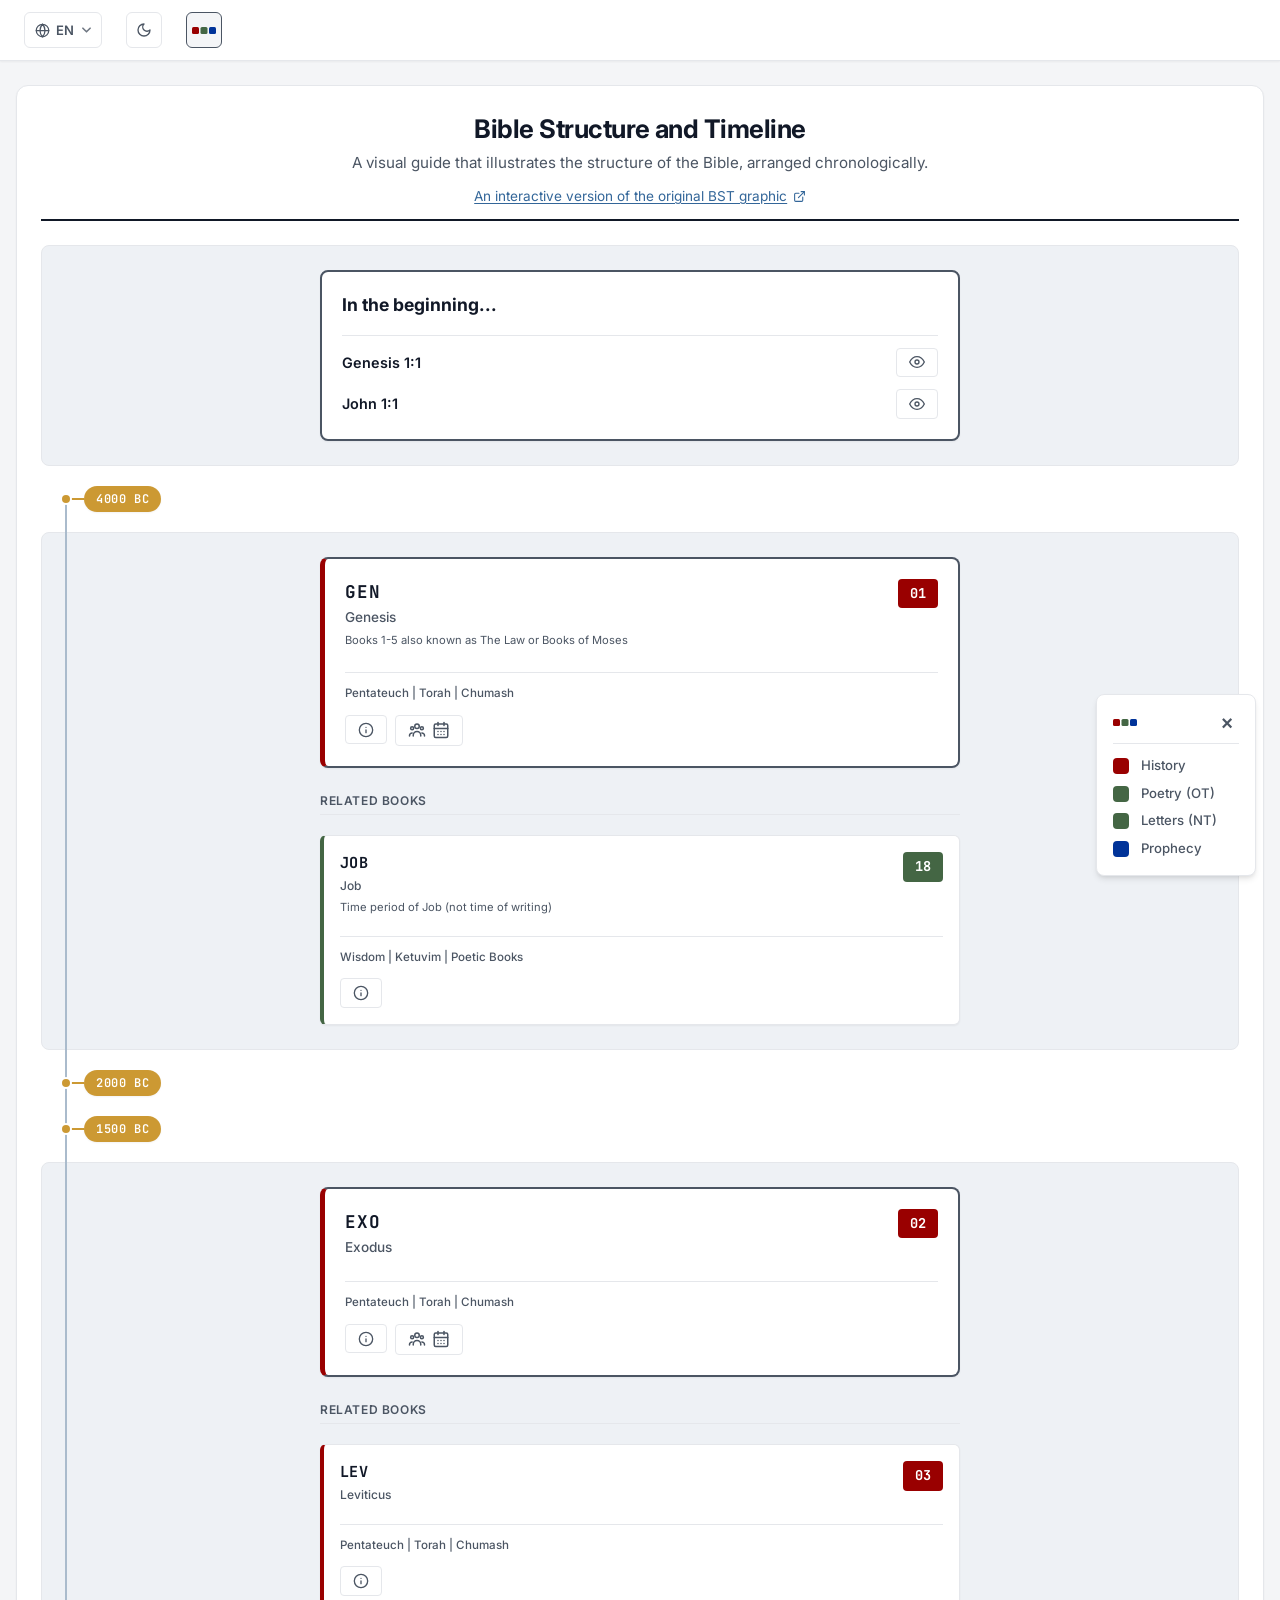
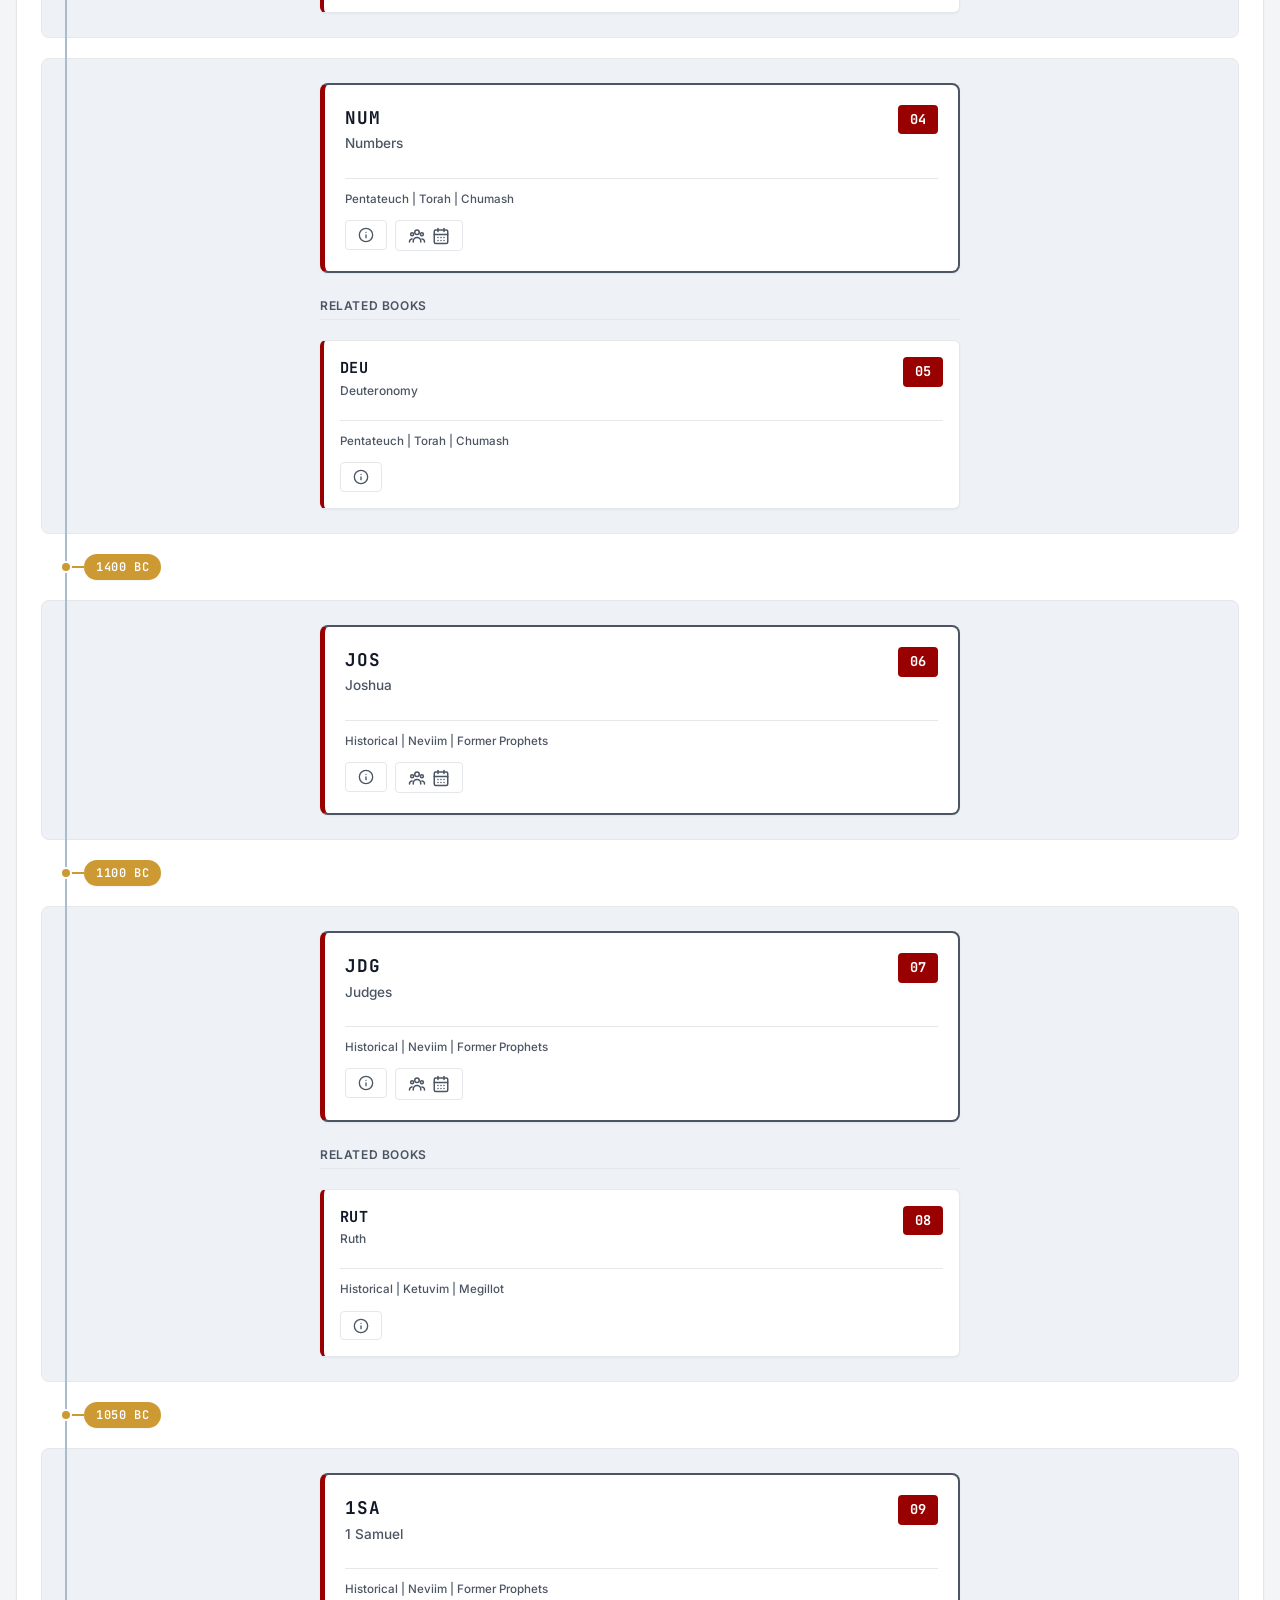
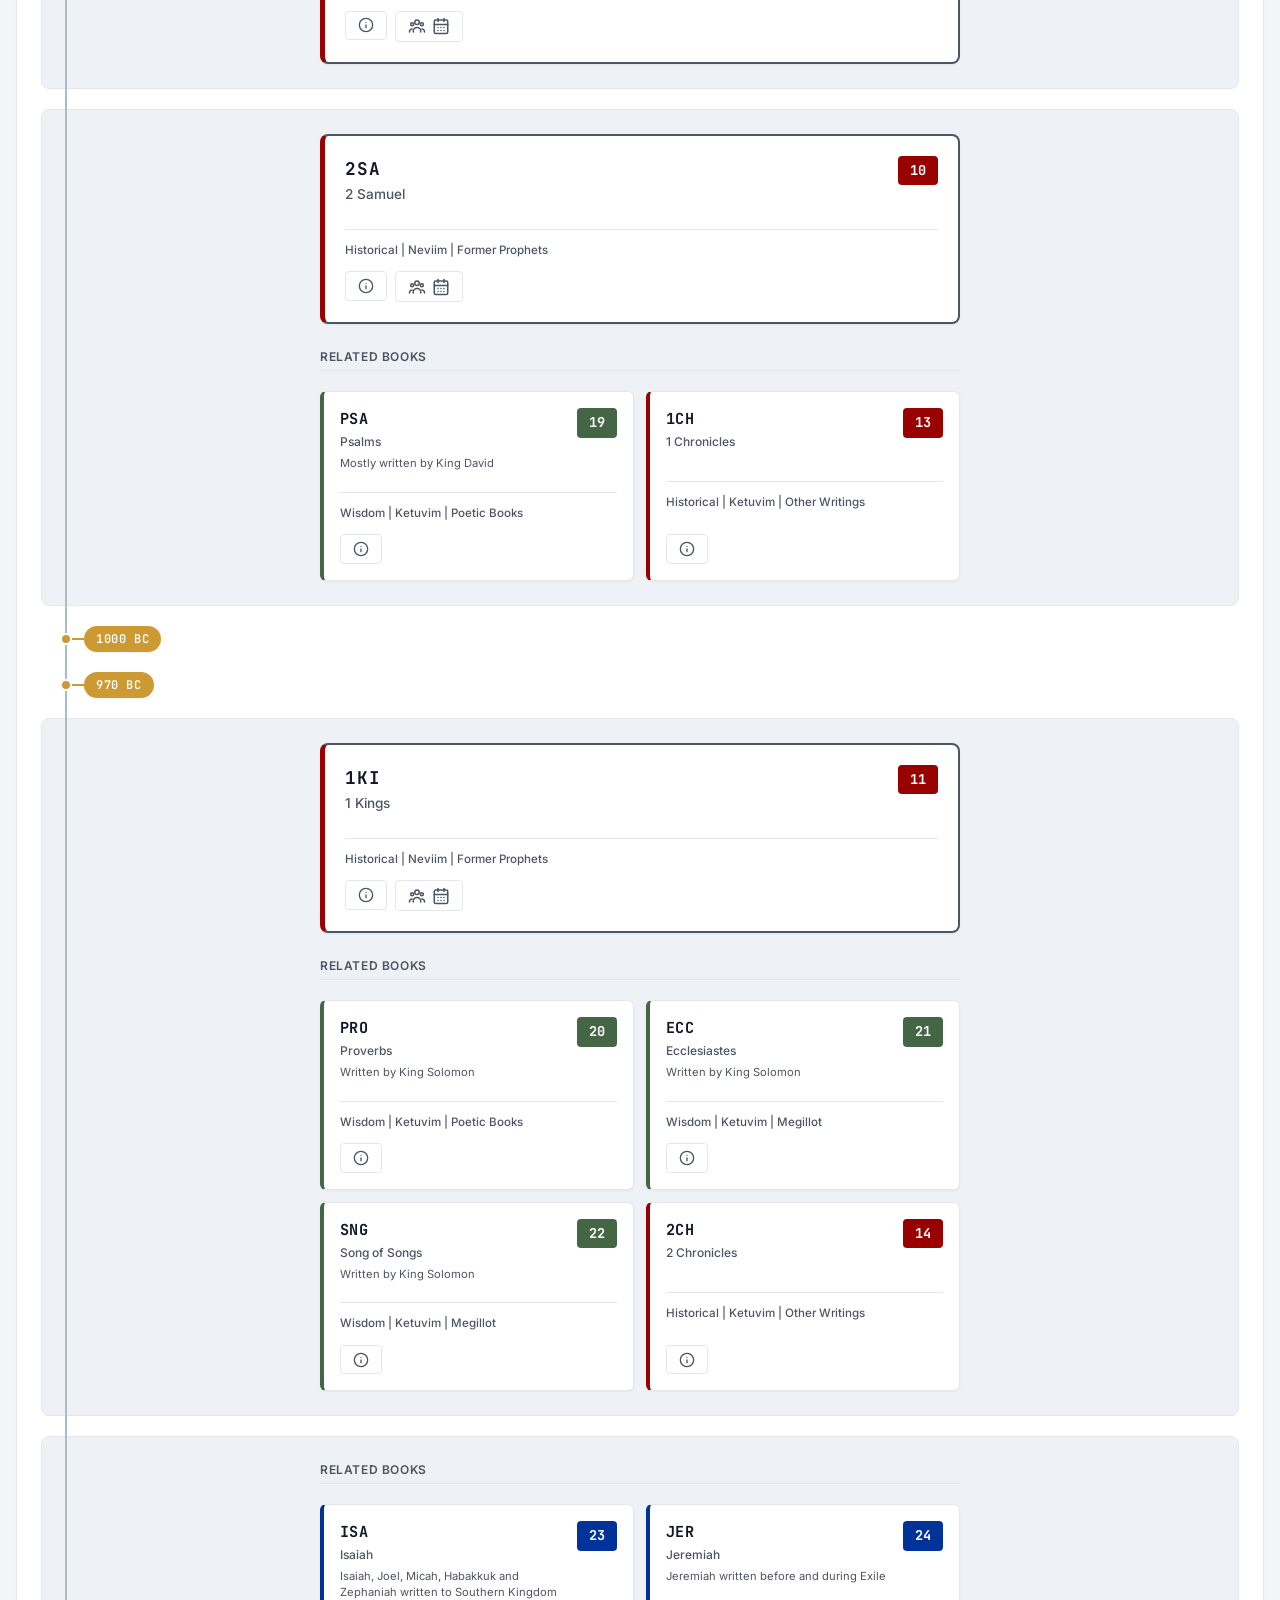
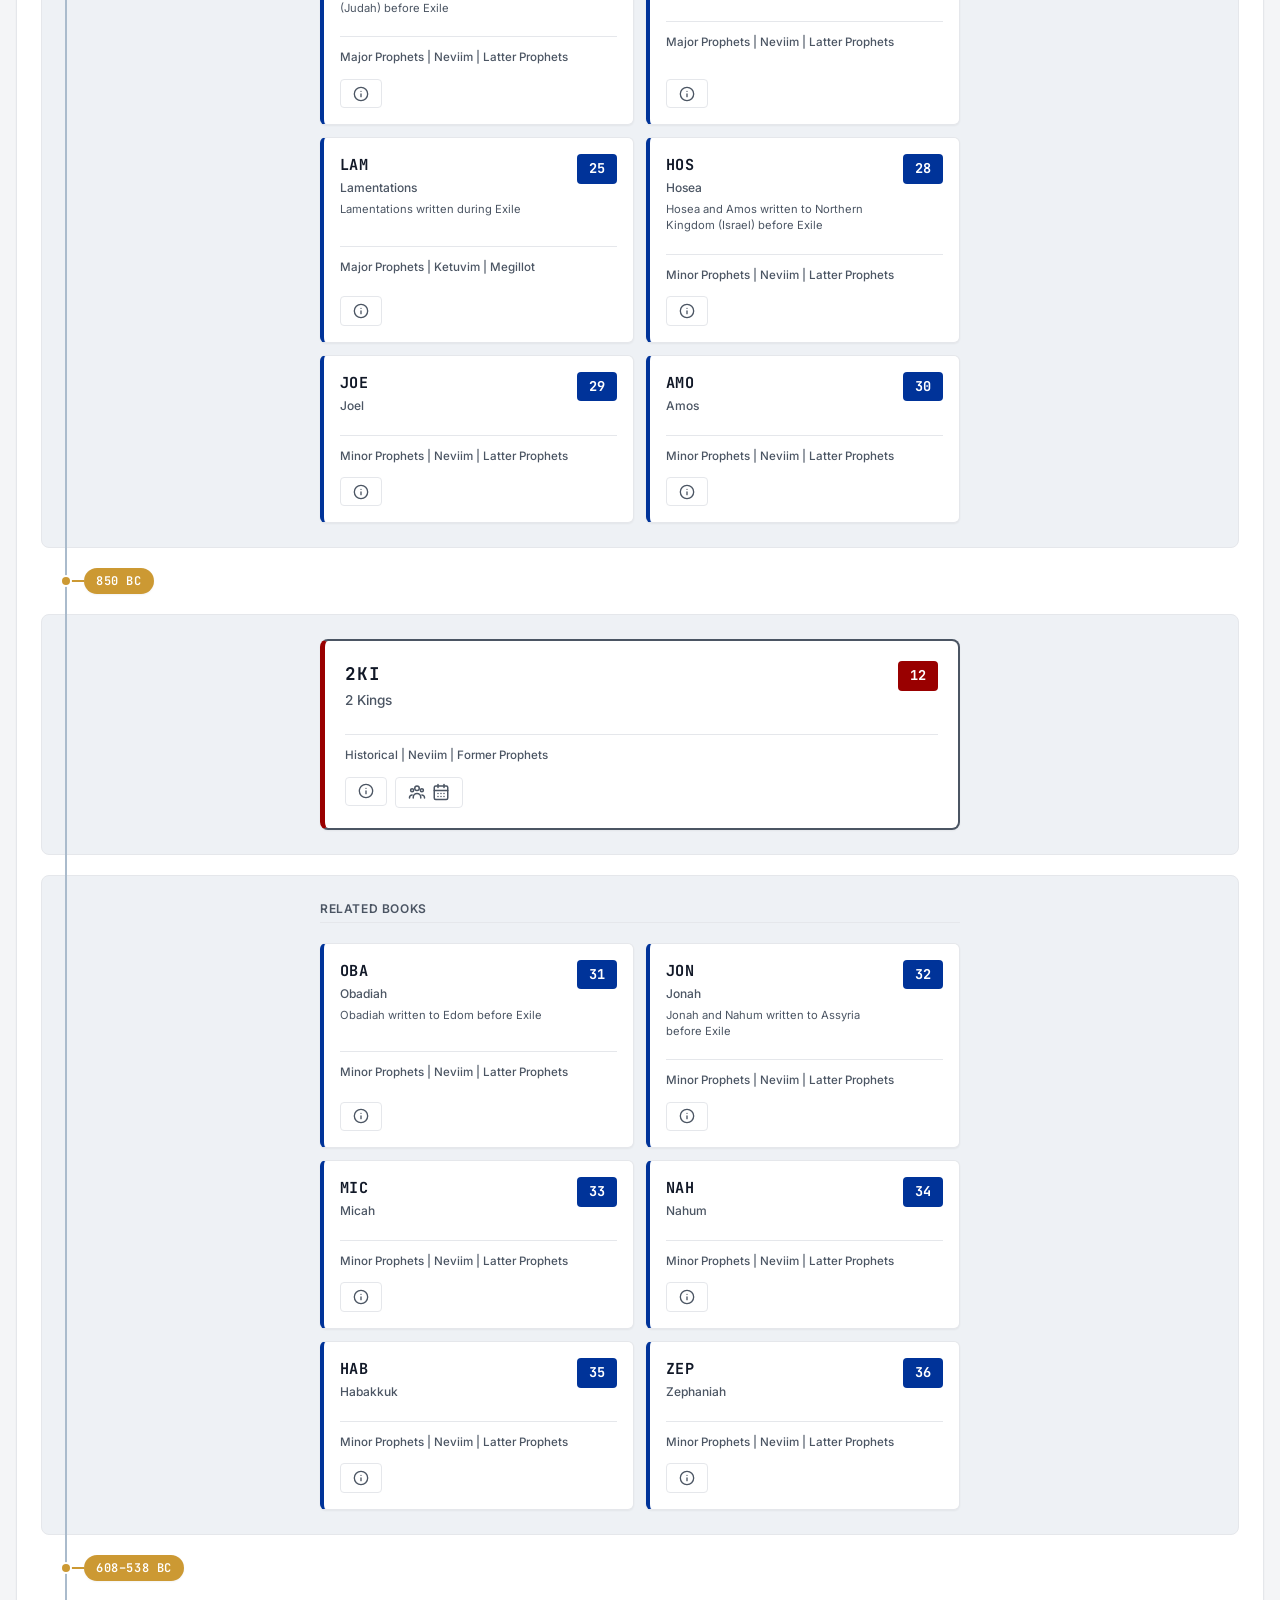
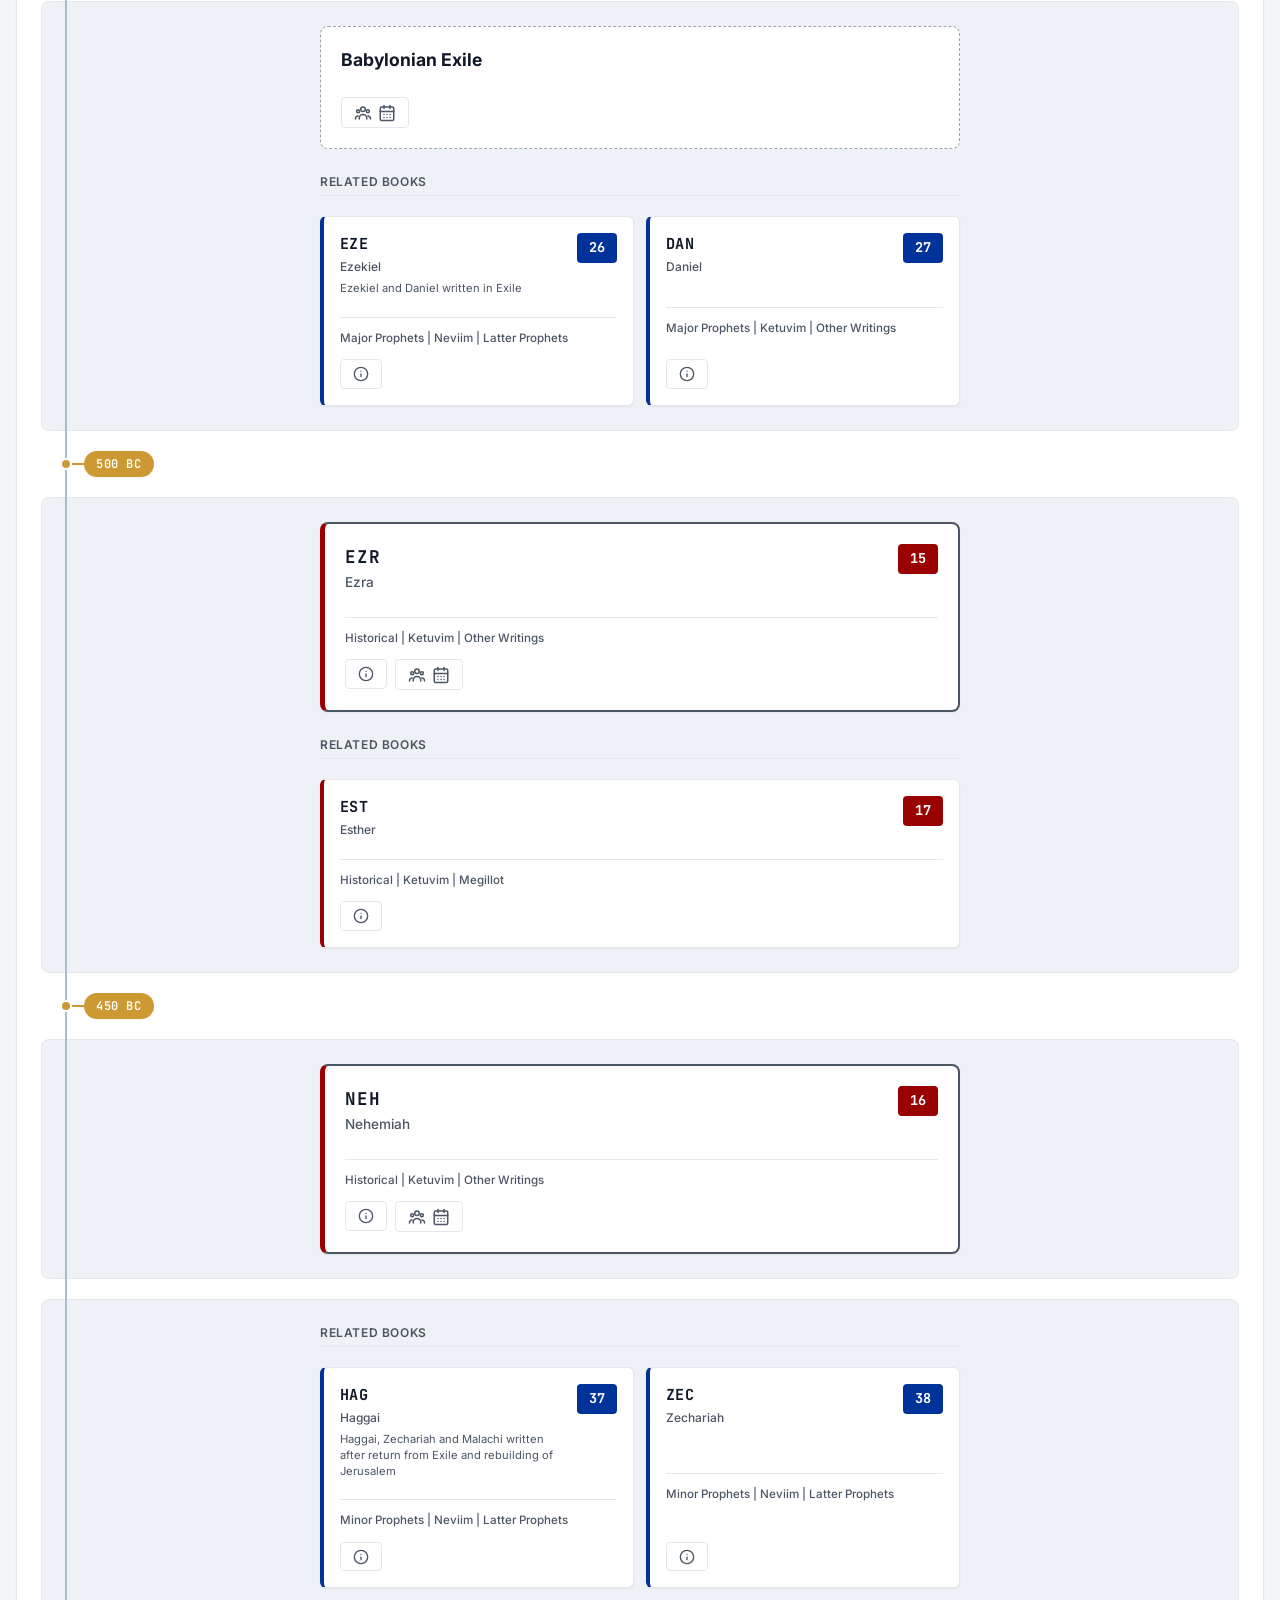
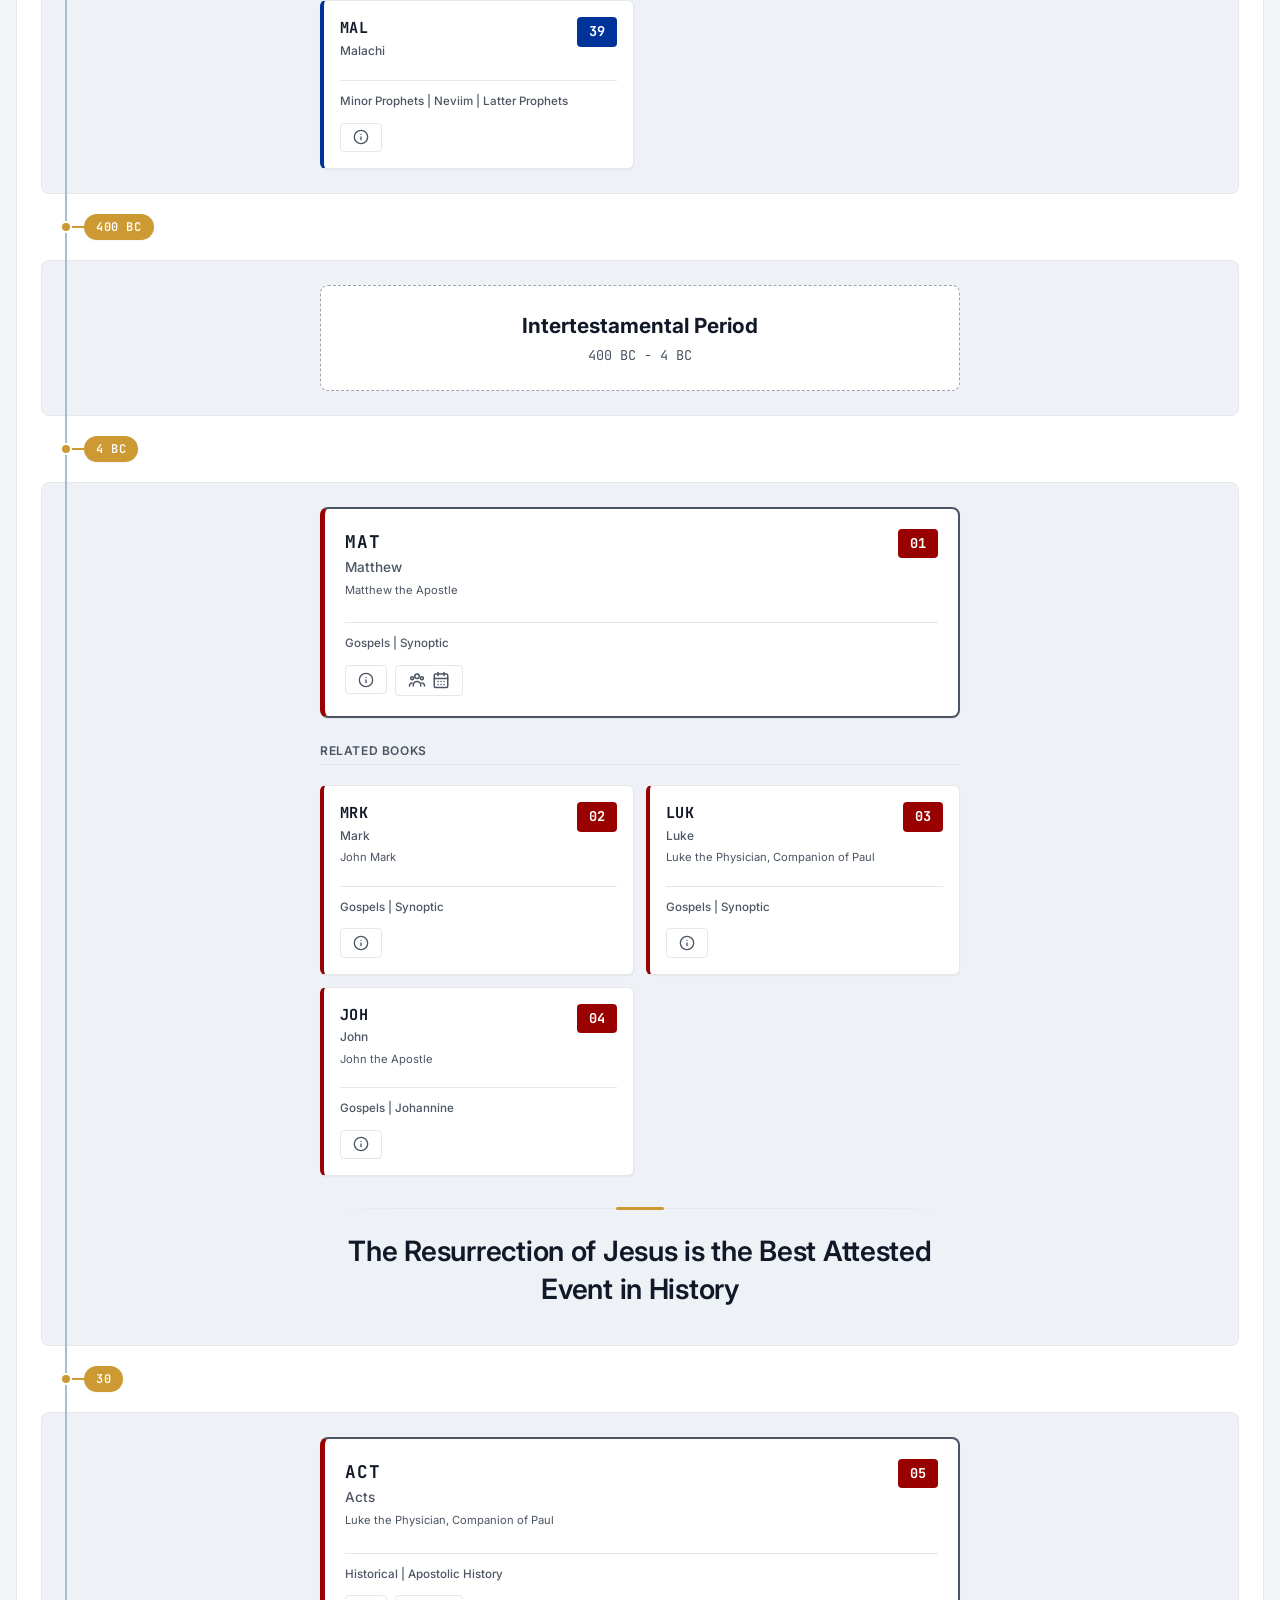
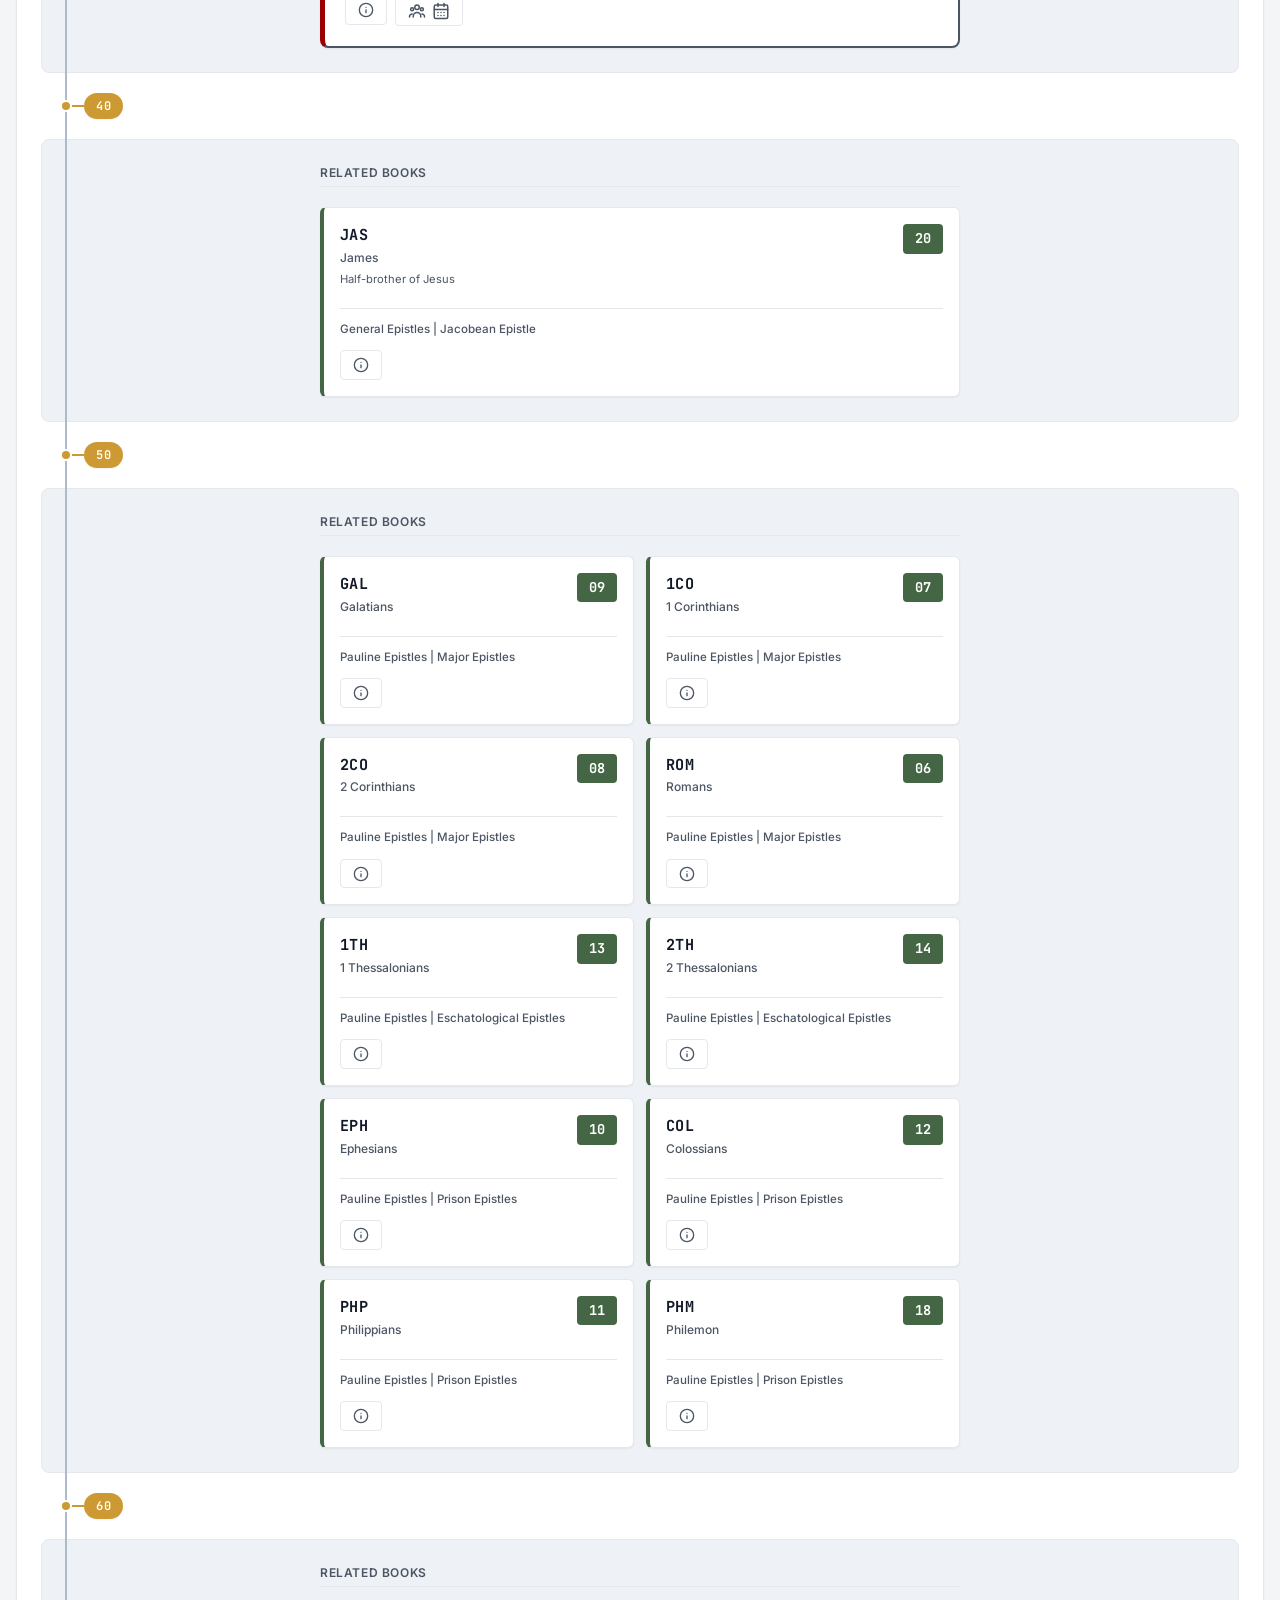
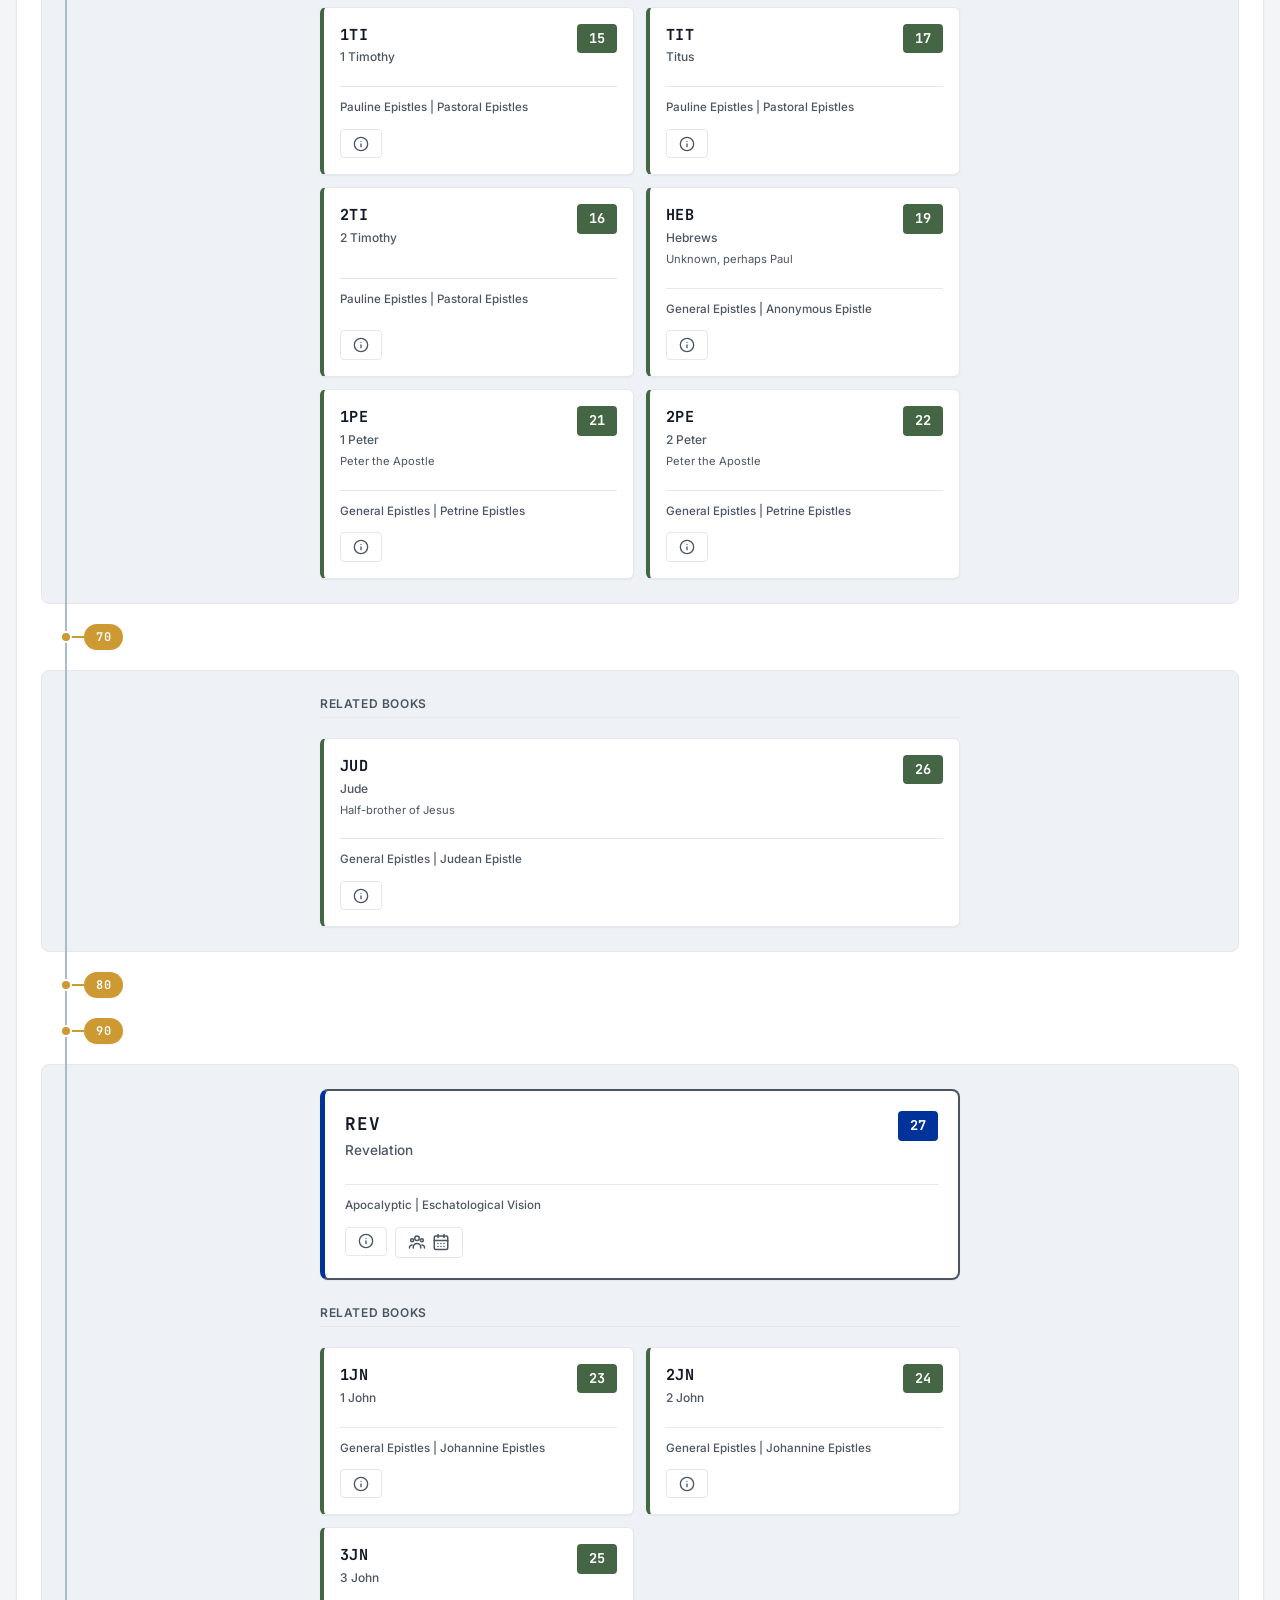
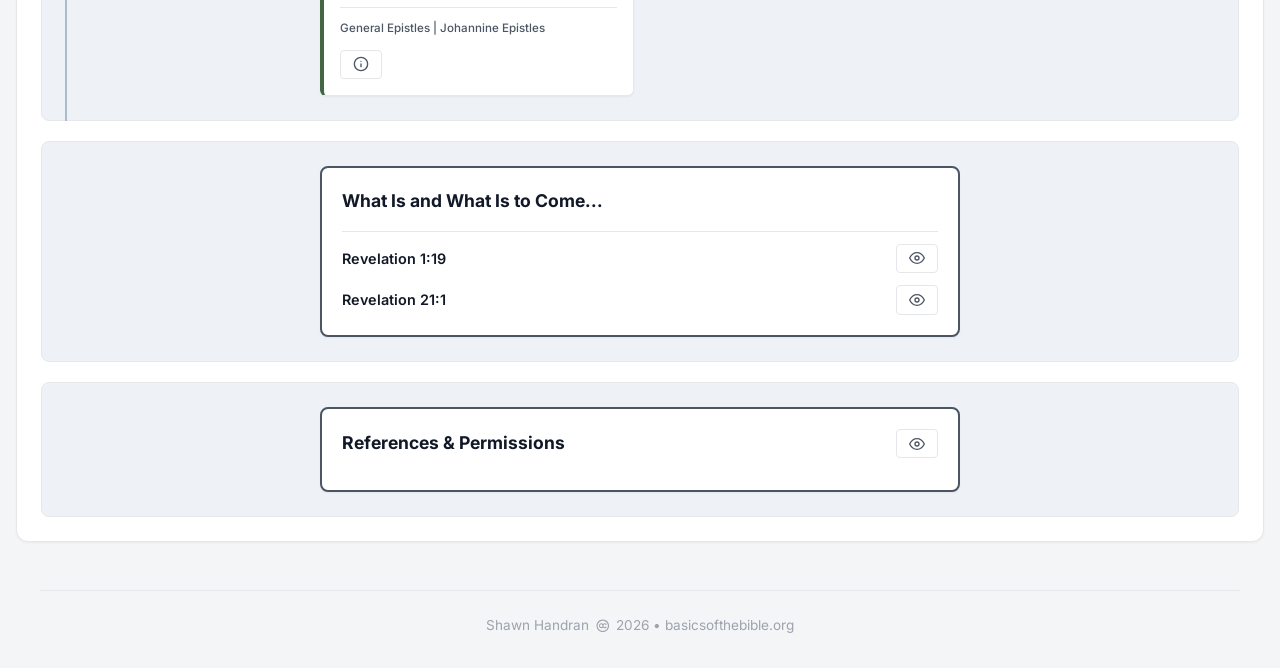
<file: docs/bstinteractive/index.html>
<!DOCTYPE html>
<html lang="en">

<head>
    <meta charset="UTF-8">
    <meta name="viewport" content="width=device-width, initial-scale=1.0">
    <title>Bible Structure and Timeline • basicsofthebible.org</title>
    <link rel="stylesheet" href="styles.css">
    <!-- Optional premium Google Font to elevate typography -->
    <link rel="preconnect" href="https://fonts.googleapis.com">
    <link rel="preconnect" href="https://fonts.gstatic.com" crossorigin>
    <link
        href="https://fonts.googleapis.com/css2?family=Inter:wght@400;500;600;700&family=JetBrains+Mono:wght@400;500&display=swap"
        rel="stylesheet">
    <link rel="icon" href="./favicon.ico" type="image/x-icon">
    <script>
        (function () {
            try {
                var stored = localStorage.getItem('bst_theme');
                var theme = stored;
                if (theme !== 'dark' && theme !== 'light') {
                    if (window.matchMedia && window.matchMedia('(prefers-color-scheme: dark)').matches) {
                        theme = 'dark';
                    } else {
                        theme = 'light';
                    }
                }
                document.documentElement.setAttribute('data-theme', theme);
            } catch (e) {
                document.documentElement.setAttribute('data-theme', 'light');
            }
        })();
    </script>
</head>

<body>
    <header class="sticky-header">
        <div class="header-content">
            <div class="language-selector-wrapper">
                <label for="language-select" class="visually-hidden">Select language</label>
                <select id="language-select" class="compact-select-overlay" aria-label="Select language"
                    title="Select language" disabled>
                    <option value="">Loading...</option>
                </select>
                <div class="language-select-control" aria-hidden="true">
                    <svg class="globe-icon" width="16" height="16" viewBox="0 0 24 24" fill="none" stroke="currentColor"
                        stroke-width="2" stroke-linecap="round" stroke-linejoin="round" aria-hidden="true"
                        focusable="false">
                        <circle cx="12" cy="12" r="10"></circle>
                        <path d="M12 2a14.5 14.5 0 0 0 0 20 14.5 14.5 0 0 0 0-20"></path>
                        <path d="M2 12h20"></path>
                    </svg>
                    <span id="selected-lang-display" class="selected-lang-code">EN</span>
                    <svg class="dropdown-chevron" width="10" height="6" viewBox="0 0 10 6" fill="none"
                        stroke="currentColor" stroke-width="1.75" stroke-linecap="round" stroke-linejoin="round"
                        aria-hidden="true" focusable="false">
                        <path d="m1 1 4 4 4-4"></path>
                    </svg>
                </div>
            </div>
            <button id="theme-toggle" type="button" class="header-toggle-btn" aria-label="Switch to dark mode">
                <svg class="theme-toggle-icon icon-moon" width="16" height="16" viewBox="0 0 24 24" fill="none"
                    stroke="currentColor" stroke-width="2" stroke-linecap="round" stroke-linejoin="round"
                    aria-hidden="true" focusable="false">
                    <path d="M12 3a6 6 0 0 0 9 9 9 9 0 1 1-9-9Z"></path>
                </svg>
                <span class="visually-hidden">Switch to dark mode</span>
            </button>
            <button id="color-key-toggle" type="button" class="header-toggle-btn active" aria-expanded="true"
                aria-controls="color-key-legend" aria-label="Color key" title="Color key">
                <svg class="color-key-icon" width="24" height="7" viewBox="0 0 24 7" aria-hidden="true"
                    focusable="false">
                    <rect x="0" y="0" width="7" height="7" rx="1.5" fill="#990000" />
                    <rect x="8.5" y="0" width="7" height="7" rx="1.5" fill="#446644" />
                    <rect x="17" y="0" width="7" height="7" rx="1.5" fill="#003399" />
                </svg>
                <span class="visually-hidden">Color key</span>
            </button>
            <div class="header-controls-placeholder">
                <!-- Reserved for future interactive controls -->
            </div>
        </div>
    </header>

    <aside id="color-key-legend" class="floating-legend" aria-labelledby="color-key-heading">
        <div class="legend-header">
            <h3 id="color-key-heading">
                <svg class="color-key-icon" width="24" height="7" viewBox="0 0 24 7" aria-hidden="true"
                    focusable="false">
                    <rect x="0" y="0" width="7" height="7" rx="1.5" fill="#990000" />
                    <rect x="8.5" y="0" width="7" height="7" rx="1.5" fill="#446644" />
                    <rect x="17" y="0" width="7" height="7" rx="1.5" fill="#003399" />
                </svg>
                <span class="visually-hidden">Color key</span>
            </h3>
            <button id="color-key-close" type="button" class="close-btn" aria-label="Hide color key">&times;</button>
        </div>
        <ul class="legend-items">
            <li class="legend-item">
                <span class="color-swatch swatch-history" aria-hidden="true"></span>
                <span class="legend-label">History</span>
            </li>
            <li class="legend-item legend-item-docked-only">
                <span class="color-swatch swatch-poetry-letters" aria-hidden="true"></span>
                <span class="legend-label">Poetry (OT) / Letters (NT)</span>
            </li>
            <li class="legend-item legend-item-floating-only">
                <span class="color-swatch swatch-poetry-letters" aria-hidden="true"></span>
                <span class="legend-label">Poetry (OT)</span>
            </li>
            <li class="legend-item legend-item-floating-only">
                <span class="color-swatch swatch-poetry-letters" aria-hidden="true"></span>
                <span class="legend-label">Letters (NT)</span>
            </li>
            <li class="legend-item">
                <span class="color-swatch swatch-prophecy" aria-hidden="true"></span>
                <span class="legend-label">Prophecy</span>
            </li>
        </ul>
    </aside>

    <main class="app-content">

        <!-- Bible Structure and Timeline -->
        <section class="layout-prototype-panel" aria-labelledby="timeline-main-heading">
            <div class="layout-prototype-header">
                <h2 id="timeline-main-heading">Bible Structure and Timeline</h2>
                <p class="layout-desc">A visual guide that illustrates the structure of the Bible, arranged
                    chronologically.</p>
                <div class="header-original-graphic-container">
                    <a href="https://basicsofthebible.org/bst/" target="_blank" rel="noopener noreferrer"
                        class="header-original-graphic-link" id="header-original-graphic-link"
                        aria-label="An interactive version of the original BST graphic (opens in a new tab)">
                        <span class="header-original-graphic-link-text">An interactive version of the original BST
                            graphic</span>
                    </a>
                </div>
            </div>

            <div id="bible-layout-spine" class="spine-container">
                <p class="placeholder-text" id="timeline-loading-message" role="status">Loading timeline...</p>
            </div>
        </section>
    </main>

    <footer class="app-footer">
        <p>Shawn Handran <svg class="footer-cc-icon" viewBox="-1 -1 26 26" width="14" height="14" aria-hidden="true"
                focusable="false">
                <path
                    d="M12 0C5.372 0 0 5.372 0 12s5.372 12 12 12 12-5.372 12-12S18.628 0 12 0zm0 2.182c5.423 0 9.818 4.395 9.818 9.818 0 5.423-4.395 9.818-9.818 9.818-5.423 0-9.818-4.395-9.818-9.818 0-5.423 4.395-9.818 9.818-9.818zm-2.91 5.09c-2.455 0-4.363 1.908-4.363 4.728 0 2.82 1.908 4.727 4.363 4.727 1.83 0 3.23-1.037 3.82-2.51l-1.855-.872c-.327.927-1.09 1.472-1.965 1.472-1.363 0-2.345-1.145-2.345-2.817 0-1.673.982-2.818 2.345-2.818.873 0 1.637.545 1.964 1.472l1.854-.872c-.59-1.473-1.99-2.51-3.818-2.51zm6.545 0c-2.455 0-4.364 1.908-4.364 4.728 0 2.82 1.909 4.727 4.364 4.727 1.83 0 3.23-1.037 3.818-2.51l-1.854-.872c-.328.927-1.09 1.472-1.964 1.472-1.364 0-2.346-1.145-2.346-2.817 0-1.673.982-2.818 2.346-2.818.873 0 1.636.545 1.963 1.472l1.855-.872c-.59-1.473-1.99-2.51-3.818-2.51z" />
            </svg> <span id="footer-year"></span> &bull; <a href="https://basicsofthebible.org/"
                class="footer-link">basicsofthebible.org</a></p>
    </footer>

    <script src="script.js"></script>
    <script>
        document.getElementById('footer-year').textContent = new Date().getFullYear();
    </script>
</body>

</html>
</file>
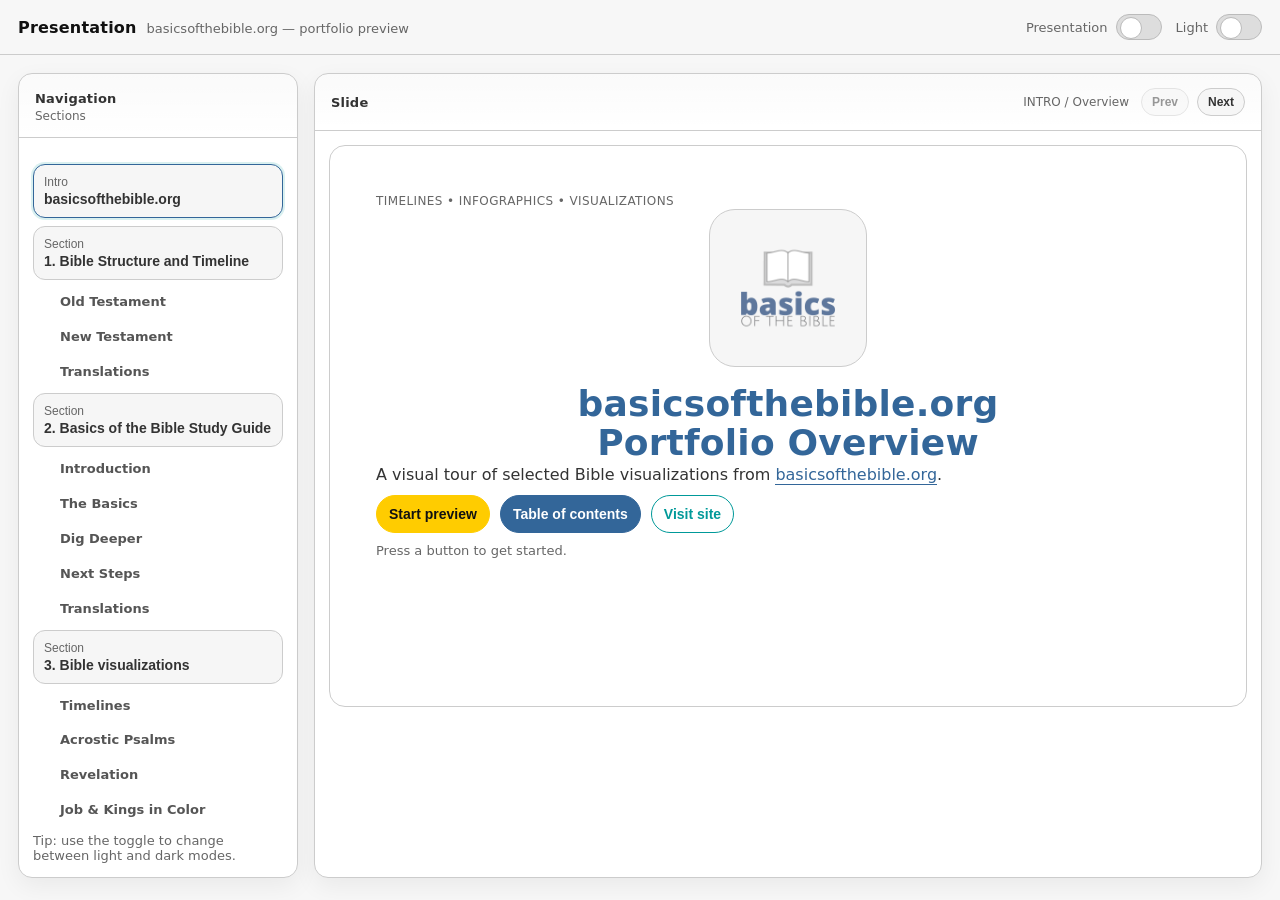
<file: presentations/basicsofthebible_overview/index.html>
<!--
Interactive slide presentation
Project: basicsofthebible.org portfolio preview

Architecture:
- Single-file HTML presentation
- Left navigation + slide stage
- Light/Dark mode toggle
- Slides navigated by data-slide attributes
- slide--image variant for graphic slides
- Sections: Intro, BST, BBSG, Bible Visualizations
-->
<!doctype html>
<html lang="en">
<head>
  <meta charset="utf-8" />
  <meta name="viewport" content="width=device-width, initial-scale=1" />
  <title>Basics of the Bible — Portfolio Preview</title>
  <style>
    :root{
      /* Brand anchors */
      --blue-anch: #336699;
      --red-anch:  #990000;

      /* Neutrals */
      --n-333: #333333;
      --n-666: #666666;
      --n-999: #999999;
      --n-ccc: #CCCCCC;

      /* Accents */
      --gold:   #FFCC00;
      --bronze: #996633;
      --orange: #CC6600;
      --brown:  #996600;
      --wine:   #330000;

      --teal:   #006666;
      --navy:   #003366;
      --cyan:   #009999;

      --purple: #993399;
      --plum:   #663366;

      --green:  #009900;
      --gmuted: #009933;

      /* Dark-safe alternates (optional later) */
      --plum-dark: #996699;
      --wine-dark: #660000;
    }

    /* Page theming (default: light) */
    body{
      margin: 0;
      font-family: system-ui, -apple-system, Segoe UI, Roboto, Arial, sans-serif;
      background: #f7f7f7;
      color: #111;
    }

    body[data-theme="light"]{
      --bg: #ffffff;
      --surface: #f6f6f6;
      --text: var(--n-333);
      --muted: var(--n-666);
      --border: var(--n-ccc);
      --link: var(--blue-anch);
      --stage: #ffffff;
      --title: var(--blue-anch);
    }

    body[data-theme="dark"]{
      --bg: #111111;
      --surface: #1a1a1a;
      --text: #e6e6e6;
      --muted: var(--n-999);
      --border: #333333;
      --link: var(--cyan);
      --stage: #121212;
      --title: var(--gold);
    }

    /* Top bar */
    .topbar{
      position: sticky;
      top: 0;
      z-index: 50;
      display: flex;
      align-items: center;
      justify-content: space-between;
      gap: 12px;
      padding: 14px 18px;
      background: rgba(247,247,247,0.92);
      backdrop-filter: blur(6px);
      border-bottom: 1px solid var(--n-ccc);
    }
    body[data-theme="dark"] .topbar{
      background: rgba(17,17,17,0.88);
      border-bottom: 1px solid #222;
    }
    .topbar .brand{
      display:flex;
      align-items: baseline;
      gap: 10px;
    }
    .topbar h1{
      margin: 0;
      font-size: 16px;
      letter-spacing: 0.2px;
      color: #111;
    }
    body[data-theme="dark"] .topbar h1{ color: #eee; }
    .topbar .sub{
      font-size: 13px;
      color: #666;
    }
    body[data-theme="dark"] .topbar .sub{ color: #aaa; }

    /* Toggle */
    .switch{ position: relative; display: inline-block; width: 46px; height: 26px; }
    .switch input{ opacity: 0; width: 0; height: 0; }
    .slider{
      position: absolute; inset: 0; cursor: pointer;
      background: #ddd; border: 1px solid #bbb; border-radius: 999px; transition: 0.2s;
    }
    .slider:before{
      content: ""; position: absolute; height: 20px; width: 20px; left: 3px; top: 2px;
      background: white; border: 1px solid #bbb; border-radius: 999px; transition: 0.2s;
    }
    .switch input:checked + .slider{ background: #bbb; }
    .switch input:checked + .slider:before{ transform: translateX(20px); }

    /* App layout */
    .app{
      display: grid;
      grid-template-columns: 280px 1fr;
      gap: 16px;
      padding: 18px;
      max-width: 1300px;
      margin: 0 auto;
    }

    /* Presentation mode layout */
    body.presentation-mode .panel:first-child{
      display:none;
    }

    body.presentation-mode .app{
      grid-template-columns: 1fr;
    }

    .panel{
      border: 1px solid var(--border);
      border-radius: 14px;
      overflow: hidden;
      background: var(--bg);
      box-shadow: 0 8px 24px rgba(0,0,0,0.06);
    }
    .panel--nav{
      transition:
        border-color 0.25s ease,
        box-shadow 0.25s ease,
        transform 0.25s ease;
    }

    .panel--nav.is-highlighted{
      border-color: var(--red-anch);
      box-shadow:
        0 0 0 2px rgba(153,0,0,0.25),
        0 8px 22px rgba(0,0,0,0.18);
      transform: translateY(-2px);
    }
    body[data-theme="dark"] .panel{
      box-shadow: 0 10px 28px rgba(0,0,0,0.35);
    }
    .panel .hdr{
      padding: 14px 16px;
      border-bottom: 1px solid var(--border);
      display:flex;
      align-items:center;
      justify-content: space-between;
      background: linear-gradient(to bottom, rgba(0,0,0,0.02), transparent);
    }
    body[data-theme="dark"] .panel .hdr{
      background: linear-gradient(to bottom, rgba(255,255,255,0.04), transparent);
    }
    .panel .hdr strong{ color: var(--text); font-size: 13px; letter-spacing: 0.2px; }
    .panel .content{ padding: 14px; }

    /* Nav */
    .navhint{ font-size: 12px; color: var(--muted); margin-top: 2px; }
    .nav{
      display: grid;
      gap: 8px;
      margin-top: 12px;
    }
    .nav button{
      appearance: none;
      text-align: left;
      border: 1px solid var(--border);
      background: var(--surface);
      color: var(--text);
      border-radius: 12px;
      padding: 10px 10px;
      cursor: pointer;
      transition: transform 0.05s ease, border-color 0.15s ease;
    }
    .nav button:hover{ border-color: var(--link); }
    .nav button:active{ transform: translateY(1px); }
    .nav .kicker{ font-size: 12px; color: var(--muted); }
    .nav .title{ font-weight: 750; margin-top: 2px; }
    .nav .active{
      border-color: var(--link);
      box-shadow: 0 0 0 2px rgba(0,153,153,0.15);
    }
    .nav .nav-item--section{
      margin-left: 0;
    }

    .nav .nav-item--section .title{
      font-size: 14px;
      font-weight: 800;
    }

    .nav .nav-item--section .kicker{
      font-size: 12px;
    }

    .nav .nav-item--slide{
      margin-left: 18px;          /* indent entire button */
      padding-top: 9px;
      padding-bottom: 9px;
    }

    .nav .nav-item--slide .title{
      font-size: 13px;            /* slightly smaller */
      font-weight: 750;
    }

    .nav .nav-item--slide .kicker{
      font-size: 11px;
      color: var(--muted);
    }

    /* Compact sub-slide rows */
    .nav-row{
      position: relative;
      display: grid;
      gap: 0;
      padding: 4px 10px 4px 16px;  /* left padding leaves room for the active bar */
      border-radius: 12px;
      cursor: pointer;
      user-select: none;
      border: 1px solid transparent;
      margin-left: 10px;           /* indent under the section */
    }

    .nav-row .kicker{
      font-size: 10px;
      letter-spacing: 0.7px;
      text-transform: uppercase;
      font-weight: 900;
      color: var(--muted);
    }

    .nav-row .title{
      font-size: 13px;
      font-weight: 900;
      color: #555;   /* lighter than main text for hierarchy */
      line-height: 1.15;
    }

    /* hover */
    .nav-row:hover{
      border-color: var(--border);
      background: var(--surface);
    }

    body[data-theme="dark"] .nav-row:hover{
      background: #2f2f2f;
      border-color: #6a6a6a;
    }

    /* active indicator bar */
    .nav-row.is-active::before{
      content: "";
      position: absolute;
      left: 6px;
      top: 8px;
      bottom: 8px;
      width: 3px;
      border-radius: 999px;
      background: var(--link); /* cyan link accent works in both modes */
    }

    /* active background (subtle) */
    .nav-row.is-active{
      background: var(--surface);
      border-color: var(--border);
    }

    body[data-theme="dark"] .nav-row.is-active{
      background: #343434;
      border-color: #6a6a6a;
    }

    .nav-row.is-active .title{
      color: var(--text);
    }

    body[data-theme="dark"] .nav-row .title{
      color: #bdbdbd;
    }

    body[data-theme="dark"] .nav-row.is-active .title{
      color: var(--text);
    }

    /* Stage / Slide */
    .stage{
      background: var(--stage);
      border: 1px solid var(--border);
      border-radius: 16px;
      overflow: hidden;
      min-height: 560px;
      position: relative;
    }

    .slide{
      padding: 44px 46px;
      display: grid;
      gap: 22px;
      align-content: start;
    }
    .stage .slide { display: none; }
    .stage .slide.is-active { display: block; }

    .slidehdr-right{
      display: flex;
      align-items: center;
      gap: 12px;
    }

    #slideLabel{
      font-size: 12px;
      color: var(--muted);
      white-space: nowrap;
    }

    .slidehdr-controls{
      display: flex;
      gap: 8px;
    }

    .mini{
      border: 1px solid var(--border);
      background: var(--surface);
      color: var(--text);
      border-radius: 999px;
      padding: 6px 10px;
      font-weight: 700;
      font-size: 12px;
      cursor: pointer;
    }

    .mini:hover{
      border-color: var(--link);
    }

    .mini:disabled{
      opacity: 0.5;
      cursor: not-allowed;
    }

    .slide .eyebrow{
      display: inline-flex;
      gap: 8px;
      align-items: center;
      font-size: 12px;
      color: var(--muted);
      letter-spacing: 0.4px;
      text-transform: uppercase;
    }

    .hero{
      display: grid;
      grid-template-columns: 92px 1fr;
      gap: 18px;
      align-items: center;
    }

    .logoWrap{
      width: 92px;
      height: 92px;
      border-radius: 18px;
      background: var(--surface);
      border: 1px solid var(--border);
      display:flex;
      align-items:center;
      justify-content:center;
      position: relative;
      overflow: hidden;
    }

    /* A subtle “lift” to help transparent logos on dark backgrounds.
       If your logo already reads well, you can remove these two lines. */
    body[data-theme="dark"] .logoWrap{
      box-shadow: 0 0 0 1px rgba(255,255,255,0.04), 0 10px 24px rgba(0,0,0,0.45);
    }

    .logoWrap img{
      width: 72px;
      height: 72px;
      object-fit: contain;
    }

    .slide--title .hero{
      display: grid;
      grid-template-columns: 1fr;
      justify-items: center;
      text-align: center;
      gap: 18px;
    }

    .slide--title .logoWrap{
      width: 156px;
      height: 156px;
      border-radius: 26px;
    }

    .slide--title .logoWrap img{
      width: 120px;
      height: 120px;
    }

    .slide--title h2{
      margin: 0;
      max-width: 900px;
    }

    .slide h2{
      margin: 0;
      font-size: 36px;
      line-height: 1.08;
      color: var(--title);
      letter-spacing: 0.2px;
    }

    .slide p{
      margin: 0;
      max-width: 820px;
      color: var(--text);
      font-size: 16px;
      line-height: 1.5;
    }

    .ctaRow{
      display:flex;
      flex-wrap: wrap;
      gap: 10px;
      margin-top: 8px;
    }

    .btn{
      display:inline-flex;
      align-items:center;
      justify-content:center;
      gap: 8px;
      padding: 10px 12px;
      border-radius: 999px;
      border: 1px solid var(--border);
      background: transparent;
      color: var(--text);
      font-weight: 800;
      font-size: 14px;
      cursor: pointer;
    }

    .btn.primary{
      background: var(--blue-anch);
      border-color: var(--blue-anch);
      color: #fff;
    }

    .btn.gold{
      background: var(--gold);
      border-color: var(--gold);
      color: #111;
      font-weight: 800;
      font-size: 14px;
    }

    /* Cyan as outline / link accent, not a filled button */
    .btn.cyan{
      border-color: var(--cyan);
      color: var(--cyan);
      background: transparent;
    }

    .note{
      margin-top: 10px;
      font-size: 13px;
      color: var(--muted);
    }

    /* BST Overview: preview thumbnails */
    .bst-previews{
      display: grid;
      grid-template-columns: repeat(2, minmax(0, 1fr));
      gap: 16px;
      margin-top: 14px;
    }

    .bst-card{
      background: var(--surface);
      border: 1px solid var(--border);
      border-radius: 14px;
      padding: 12px;
    }

    body[data-theme="dark"] .bst-card{
      background: #282828; /* slightly brighter than #1a1a1a surface */
      border-color: #6a6a6a; /* slightly stronger border for contrast */
    }

    .bst-card img{
      width: 100%;
      height: 220px;
      object-fit: contain;
      display: block;
    }

    .bst-cap{
      margin-top: 10px;
      font-size: 13px;
      color: var(--muted);
      text-align: center;
      font-weight: 700;
      letter-spacing: 0.2px;
    }

    /* Full-image slide layout (BST OT/NT) */
    .slide--image{
      padding: 28px 30px;
    }

    .slide--image h2{
      margin: 0 0 12px 0;
      font-size: 28px;
      line-height: 1.1;
      color: var(--title);
      letter-spacing: 0.2px;
    }

    .img-frame{
      background: var(--surface);
      border: 1px solid var(--border);
      border-radius: 16px;
      padding: clamp(16px, 2.2vh, 28px);
    }

    body[data-theme="dark"] .img-frame{
      background: #282828;      /* match user's chosen dark card bg */
      border-color: #6a6a6a;    /* match user's chosen dark card border */
    }

    .img-frame img{
      width: 100%;
      height: auto;
      max-height: 64vh;
      min-height: clamp(280px, 38vh, 420px);
      object-fit: contain;
      display: block;
    }

    .img-cap{
      margin-top: 10px;
      font-size: 13px;
      color: var(--muted);
    }

    .img-grid{
      display: grid;
      grid-template-columns: 1fr 1fr;
      gap: 24px;
      align-items: start;
      margin-top: 14px;
    }

    .img-grid--2 img{
      height: calc(60vh - 40px);
    }

    /* Two-up image slides: tighter frame padding (do not affect single-image slides) */
    .img-grid .img-frame{
      padding: 12px;
    }

    /* BST Translations slide */
    .lang-grid{
      display: grid;
      grid-template-columns: repeat(3, minmax(0, 1fr));
      gap: 12px 16px;
      margin-top: 14px;
    }

    .lang-item{
      display: flex;
      align-items: center;
      gap: 10px;
      padding: 10px 12px;
      background: var(--surface);
      border: 1px solid var(--border);
      border-radius: 14px;
    }

    body[data-theme="dark"] .lang-item{
      background: #282828;
      border-color: #6a6a6a;
    }

    .lang-badge{
      flex: 0 0 auto;
      display: inline-flex;
      align-items: center;
      justify-content: center;
      min-width: 44px;
      height: 28px;
      padding: 0 10px;
      border-radius: 999px;
      border: 1px solid var(--border);
      background: transparent;
      color: var(--text);
      font-weight: 800;
      font-size: 13px;
      line-height: 1;
      letter-spacing: 0.2px;
    }

    body[data-theme="dark"] .lang-badge{
      border-color: #6a6a6a;
    }

    .lang-name{
      font-size: 13px;
      color: var(--text);
      font-weight: 750;
      line-height: 1.1;
    }

    /* BBSG Translations grid */
    .lang-grid--bbsg{
      display: grid;
      grid-template-columns: repeat(2, minmax(0, 1fr));
      gap: 12px 16px;
      margin-top: 14px;
    }

    /* BBSG Overview cards (UI-like) */
    .bbsg-grid{
      display: grid;
      grid-template-columns: repeat(2, minmax(0, 1fr));
      gap: 14px 16px;
      margin-top: 14px;
    }

    .bbsg-card{
      background: var(--surface);
      border: 1px solid var(--border);
      border-radius: 16px;
      padding: 14px 14px;
      cursor: pointer;
      transition: transform 0.18s ease, border-color 0.18s ease, box-shadow 0.18s ease;
    }

    body[data-theme="dark"] .bbsg-card{
      background: #282828;
      border-color: #6a6a6a;
    }

    .bbsg-card:hover{
      transform: translateY(-2px);
      border-color: var(--link);
      box-shadow: 0 8px 18px rgba(0,0,0,0.12);
    }

    .bbsg-card .kicker{
      font-size: 11px;
      color: var(--muted);
      font-weight: 800;
      letter-spacing: 0.7px;
      text-transform: uppercase;
    }

    .bbsg-card .title{
      margin-top: 4px;
      font-size: 15px;
      font-weight: 900;
      color: var(--text);
      line-height: 1.15;
    }

    .bbsg-card .subline{
      margin-top: 6px;
      font-size: 13px;
      color: var(--muted);
      line-height: 1.25;
    }

    .bbsg-card--wide{
      grid-column: 1 / -1;
    }

    /* BBSG Introduction: Problem -> Solution */
    .ps-grid{
      display: grid;
      grid-template-columns: repeat(2, minmax(0, 1fr));
      gap: 16px;
      margin-top: 14px;
    }

    .ps-card{
      background: var(--surface);
      border: 1px solid var(--border);
      border-radius: 16px;
      padding: 14px 16px;
    }

    body[data-theme="dark"] .ps-card{
      background: #282828;
      border-color: #6a6a6a;
    }

    .ps-title{
      margin: 0 0 10px 0;
      font-size: 14px;
      font-weight: 900;
      letter-spacing: 0.2px;
    }

    .ps-rows{
      display: grid;
      gap: 10px;
      margin-top: 2px;
    }

    .ps-row{
      padding: 10px 12px;
      border-radius: 12px;
      background: transparent;
      border: 1px solid var(--border);
      color: var(--text);
      line-height: 1.25;
    }

    body[data-theme="dark"] .ps-row{
      border-color: #6a6a6a;
    }

    .ps-row.problem{
      border-left: 4px solid var(--red-anch);
    }

    .ps-row.solution{
      border-left: 4px solid var(--blue-anch);
    }

    .ps-footer{
      margin-top: 14px;
    }

    /* BBSG The Basics: 14-day reading grid */
    .reading-grid{
      display: grid;
      grid-template-columns: repeat(2, minmax(0, 1fr));
      gap: 14px 16px;
      margin-top: 14px;
    }

    .reading-grid--3{
      grid-template-columns: repeat(3, minmax(0, 1fr));
    }

    .reading-card{
      background: var(--surface);
      border: 1px solid var(--border);
      border-radius: 16px;
      padding: 14px 16px;
    }

    body[data-theme="dark"] .reading-card{
      background: #282828;
      border-color: #6a6a6a;
    }

    .reading-top{
      display: flex;
      align-items: center;
      justify-content: space-between;
      gap: 12px;
      margin-bottom: 10px;
    }

    .reading-chip{
      display: inline-flex;
      align-items: center;
      justify-content: center;
      padding: 6px 10px;
      border-radius: 999px;
      border: 1px solid var(--border);
      font-size: 11px;
      font-weight: 900;
      color: var(--muted);
      letter-spacing: 0.4px;
      background: transparent;
      white-space: nowrap;
    }

    body[data-theme="dark"] .reading-chip{
      border-color: #6a6a6a;
    }

    .reading-title{
      font-size: 18px;
      font-weight: 950;
      line-height: 1.1;
      color: var(--text);
      margin: 0;
    }

    .reading-sub{
      margin-top: 6px;
      font-size: 13px;
      color: var(--muted);
      line-height: 1.25;
    }

    .reading-schedule{
      margin-top: 10px;
      font-size: 13px;
      line-height: 1.45;
      color: var(--text);
    }

    .reading-schedule .d{
      font-weight: 900;
      color: var(--muted);
    }

    /* BBSG Next Steps: topic pill grid */
    .pill-grid{
      display: grid;
      grid-template-columns: repeat(4, minmax(0, 1fr));
      gap: 10px 10px;
      margin-top: 14px;
    }

    @media (max-width: 1100px){
      .pill-grid{ grid-template-columns: repeat(3, minmax(0, 1fr)); }
    }
    @media (max-width: 820px){
      .pill-grid{ grid-template-columns: repeat(2, minmax(0, 1fr)); }
    }
    @media (max-width: 560px){
      .pill-grid{ grid-template-columns: 1fr; }
    }

    .pill{
      display: inline-flex;
      align-items: center;
      justify-content: center;
      text-align: center;
      padding: 10px 12px;
      border-radius: 999px;
      border: 1px solid var(--border);
      background: var(--surface);
      color: var(--text);
      font-size: 13px;
      font-weight: 850;
      line-height: 1.15;
      cursor: pointer;
      transition: transform 0.18s ease, border-color 0.18s ease, box-shadow 0.18s ease;
    }

    body[data-theme="dark"] .pill{
      background: #343434;
      border-color: #6a6a6a;
    }

    .pill:hover{
      transform: translateY(-1px);
      border-color: var(--link);
      box-shadow: 0 8px 18px rgba(0,0,0,0.10);
    }

    /* Next Steps: pill text color tags (pills only) */
    .pill.pill--red{ color: var(--red-anch); }
    .pill.pill--navy{ color: var(--navy); }
    .pill.pill--green{ color: var(--green); }
    .pill.pill--orange{ color: var(--orange); }
    body[data-theme="dark"] .pill--red{ color: #ff6666; }
    body[data-theme="dark"] .pill--navy{ color: #6699ff; }
    body[data-theme="dark"] .pill--green{ color: #66cc66; }
    body[data-theme="dark"] .pill--orange{ color: #ff9933; }

    /* Keep hover/active visuals the same; do not change panel text */

    /* Next Steps: inline details panel */
    .topic-detail{
      margin-top: 14px;
      background: var(--surface);
      border: 1px solid var(--border);
      border-radius: 16px;
      padding: 14px 16px;
    }

    body[data-theme="dark"] .topic-detail{
      background: #282828;
      border-color: #6a6a6a;
    }

    .topic-detail[hidden]{
      display: none !important;
    }

    .topic-detail .hdr{
      display: flex;
      align-items: baseline;
      justify-content: space-between;
      gap: 12px;
      margin-bottom: 10px;
    }

    .topic-detail .ttl{
      font-size: 15px;
      font-weight: 950;
      margin: 0;
      color: var(--text);
    }

    .topic-detail .meta{
      font-size: 12px;
      color: var(--muted);
      font-weight: 800;
    }

    .topic-detail .lines{
      font-size: 13px;
      line-height: 1.45;
      color: var(--text);
    }

    a{ color: var(--link); text-decoration: none; border-bottom: 1px solid currentColor; }
    a:hover{ opacity: 0.9; }

    /* Responsive: stack nav on top */
    @media (max-width: 980px){
      .app{ grid-template-columns: 1fr; }
      .lang-grid{ grid-template-columns: repeat(2, minmax(0, 1fr)); }
      .reading-schedule{ font-size: 12.5px; }
      .reading-grid--3{ grid-template-columns: repeat(2, minmax(0, 1fr)); }
    }
    /* Responsive: stack previews on narrow screens */
    @media (max-width: 820px){
      .bst-previews{ grid-template-columns: 1fr; }
      .bst-card img{ height: 240px; }
      .img-frame img{
        height: 52vh;
        min-height: 320px;
      }
      .lang-grid--bbsg{ grid-template-columns: 1fr; }
      .bbsg-grid{ grid-template-columns: 1fr; }
      .bbsg-card--wide{ grid-column: auto; }
      .ps-grid{ grid-template-columns: 1fr; }
      .reading-grid{ grid-template-columns: 1fr; }
      .reading-grid--3{ grid-template-columns: 1fr; }
    }
    @media (max-width: 680px){
      .lang-grid{ grid-template-columns: 1fr; }
    }
  </style>
</head>

<body data-theme="light">
  <div class="topbar">
    <div class="brand">
      <h1>Presentation</h1>
      <div class="sub">basicsofthebible.org — portfolio preview</div>
    </div>
    <div style="display:flex;align-items:center;gap:14px;">
      <div style="display:flex;align-items:center;gap:8px;">
        <div style="font-size:13px;color:#666;" id="presentationLabel">Presentation</div>
        <label class="switch">
          <input id="presentationToggle" type="checkbox" aria-label="Toggle presentation mode">
          <span class="slider"></span>
        </label>
      </div>

      <div style="display:flex;align-items:center;gap:8px;">
        <div style="font-size:13px;color:#666;" id="modeLabel">Light</div>
        <label class="switch">
          <input id="modeToggle" type="checkbox" aria-label="Toggle dark mode">
          <span class="slider"></span>
        </label>
      </div>
    </div>
  </div>

  <div class="app">
    <!-- Left navigation pane -->
    <div class="panel panel--nav">
      <div class="hdr">
        <div>
          <strong>Navigation</strong>
          <div class="navhint">Sections</div>
        </div>
      </div>
      <div class="content">
        <div class="nav">
          <button class="active nav-item nav-item--section" type="button" data-target="0">
            <div class="kicker">Intro</div>
            <div class="title">basicsofthebible.org</div>
          </button>
          <button class="nav-item nav-item--section" type="button" data-target="1">
            <div class="kicker">Section</div>
            <div class="title">1. Bible Structure and Timeline</div>
          </button>
          <div class="nav-row" role="button" tabindex="0" data-target="2">
            <div class="title">Old Testament</div>
          </div>
          <div class="nav-row" role="button" tabindex="0" data-target="3">
            <div class="title">New Testament</div>
          </div>
          <div class="nav-row" role="button" tabindex="0" data-target="4">
            <div class="title">Translations</div>
          </div>
          <button class="nav-item nav-item--section" type="button" data-target="5">
            <div class="kicker">Section</div>
            <div class="title">2. Basics of the Bible Study Guide</div>
          </button>
          <div class="nav-row" role="button" tabindex="0" data-target="6">
            <div class="title">Introduction</div>
          </div>
          <div class="nav-row" role="button" tabindex="0" data-target="7">
            <div class="title">The Basics</div>
          </div>
          <div class="nav-row" role="button" tabindex="0" data-target="8">
            <div class="title">Dig Deeper</div>
          </div>
          <div class="nav-row" role="button" tabindex="0" data-target="9">
            <div class="title">Next Steps</div>
          </div>
          <div class="nav-row" role="button" tabindex="0" data-target="10">
            <div class="title">Translations</div>
          </div>
          <button class="nav-item nav-item--section" type="button" data-target="11">
            <div class="kicker">Section</div>
            <div class="title">3. Bible visualizations</div>
          </button>
          <div class="nav-row" role="button" tabindex="0" data-target="12">
            <div class="title">Timelines</div>
          </div>
          <div class="nav-row" role="button" tabindex="0" data-target="13">
            <div class="title">Acrostic Psalms</div>
          </div>
          <div class="nav-row" role="button" tabindex="0" data-target="14">
            <div class="title">Revelation</div>
          </div>
          <div class="nav-row" role="button" tabindex="0" data-target="15">
            <div class="title">Job &amp; Kings in Color</div>
          </div>
        </div>

        <div class="note">
          Tip: use the toggle to change between light and dark modes.
        </div>
      </div>
    </div>

    <!-- Main slide stage -->
    <div class="panel">
      <div class="hdr">
        <strong>Slide</strong>
        <div class="slidehdr-right">
          <span id="slideLabel">INTRO / Overview</span>
          <div class="slidehdr-controls">
            <button class="mini" id="prevBtn" type="button">Prev</button>
            <button class="mini" id="nextBtn" type="button">Next</button>
          </div>
        </div>
      </div>
      <div class="content">
        <div class="stage">
          <div class="slide slide--title is-active" data-label="INTRO / Overview">
            <div class="eyebrow">timelines • infographics • visualizations</div>

            <div class="hero">
              <div class="logoWrap">
                <img src="images/logo.png" alt="Logo">
              </div>
              <h2>basicsofthebible.org<br/>Portfolio Overview</h2>
            </div>

            <p>
              A visual tour of selected Bible visualizations from
              <a href="https://basicsofthebible.org" target="_blank" rel="noopener">basicsofthebible.org</a>.
            </p>

            <div class="ctaRow">
              <button class="btn gold" id="startPreviewBtn" type="button">Start preview</button>
              <button class="btn primary" id="tocBtn" type="button">Table of contents</button>
              <button class="btn cyan" type="button" onclick="window.open('https://basicsofthebible.org/','_blank','noopener')">Visit site</button>
            </div>

            <div class="note">
              Press a button to get started.
            </div>
          </div>

          <div class="slide" data-slide="bst-overview" data-label="BST / Overview">
            <div class="eyebrow">BST • overview</div>

            <h2>Bible Structure and Timeline</h2>

            <p>
              A visual guide that illustrates the structure of the Bible, arranged chronologically.
            </p>

            <div class="bst-previews" aria-label="Bible Structure and Timeline previews">
              <div class="bst-card">
                <img src="images/bstothd.png" alt="Bible Structure and Timeline — Old Testament preview">
                <div class="bst-cap">Old Testament</div>
              </div>
              <div class="bst-card">
                <img src="images/bstnthd.png" alt="Bible Structure and Timeline — New Testament preview">
                <div class="bst-cap">New Testament</div>
              </div>
            </div>

            <div class="note">
              Provides a better understanding of when the events described in the Bible occurred in history. Available in over a dozen languages.
            </div>
          </div>

          <div class="slide slide--image" data-slide="bst-ot" data-label="BST / Old Testament">
            <div class="eyebrow">BST • Old Testament</div>
            <h2>Bible Structure and Timeline — Old Testament</h2>
            <div class="img-frame">
              <img src="images/bstothd.png" alt="Bible Structure and Timeline graphic — Old Testament">
            </div>
            <div class="img-cap">Old Testament view (high-definition PNG)</div>
          </div>

          <div class="slide slide--image" data-slide="bst-nt" data-label="BST / New Testament">
            <div class="eyebrow">BST • New Testament</div>
            <h2>Bible Structure and Timeline — New Testament</h2>
            <div class="img-frame">
              <img src="images/bstnthd.png" alt="Bible Structure and Timeline graphic — New Testament">
            </div>
            <div class="img-cap">New Testament view (high-definition PNG)</div>
          </div>

          <div class="slide" data-slide="bst-translations" data-label="BST / Translations">
            <div class="eyebrow">BST • translations</div>
            <h2>Bible Structure and Timeline — Translations</h2>

            <p>Available in over a dozen languages.</p>

            <div class="lang-grid" aria-label="Available languages">
              <div class="lang-item"><span class="lang-badge">العربية</span><span class="lang-name">Arabic</span></div>
              <div class="lang-item"><span class="lang-badge">Bahasa</span><span class="lang-name">Indonesian</span></div>
              <div class="lang-item"><span class="lang-badge">简体中文</span><span class="lang-name">Chinese (Simplified)</span></div>
              <div class="lang-item"><span class="lang-badge">繁體中文</span><span class="lang-name">Chinese (Traditional)</span></div>
              <div class="lang-item"><span class="lang-badge">Pinyin</span><span class="lang-name">Chinese (Pinyin)</span></div>
              <div class="lang-item"><span class="lang-badge">Français</span><span class="lang-name">French</span></div>
              <div class="lang-item"><span class="lang-badge">Deutsch</span><span class="lang-name">German</span></div>
              <div class="lang-item"><span class="lang-badge">हिंदी</span><span class="lang-name">Hindi</span></div>
              <div class="lang-item"><span class="lang-badge">Magyar</span><span class="lang-name">Hungarian</span></div>
              <div class="lang-item"><span class="lang-badge">Italiano</span><span class="lang-name">Italian</span></div>
              <div class="lang-item"><span class="lang-badge">日本語</span><span class="lang-name">Japanese</span></div>
              <div class="lang-item"><span class="lang-badge">한국어</span><span class="lang-name">Korean</span></div>
              <div class="lang-item"><span class="lang-badge">Português</span><span class="lang-name">Portuguese</span></div>
              <div class="lang-item"><span class="lang-badge">Русский</span><span class="lang-name">Russian</span></div>
              <div class="lang-item"><span class="lang-badge">Español</span><span class="lang-name">Spanish</span></div>
              <div class="lang-item"><span class="lang-badge">ไทย</span><span class="lang-name">Thai</span></div>
              <div class="lang-item"><span class="lang-badge">Tiếng Việt</span><span class="lang-name">Vietnamese</span></div>
            </div>

            <div class="note">See the website for downloads and the most up-to-date language list.</div>
          </div>

          <div class="slide" data-slide="bbsg-overview" data-label="BBSG / Overview">
            <div class="eyebrow">BBSG • overview</div>
            <h2>Basics of the Bible Study Guide</h2>
            <p>A self-directed reading plan and study guide for people that are new to the Bible and want to learn what it means to be a follower of Jesus.</p>

            <div class="bbsg-grid" aria-label="Study guide sections">
              <div class="bbsg-card" data-goto="6">
                <div class="kicker">BBSG</div>
                <div class="title">Introduction</div>
                <div class="subline">Before you start the 49-day reading plan</div>
              </div>

              <div class="bbsg-card" data-goto="7">
                <div class="kicker">BBSG</div>
                <div class="title">The Basics</div>
                <div class="subline">Get the big picture of the Bible in two weeks</div>
              </div>

              <div class="bbsg-card" data-goto="8">
                <div class="kicker">BBSG</div>
                <div class="title">Dig Deeper</div>
                <div class="subline">Dig deeper into the Bible in five additional weeks</div>
              </div>

              <div class="bbsg-card" data-goto="9">
                <div class="kicker">BBSG</div>
                <div class="title">Next Steps</div>
                <div class="subline">You are now equipped to go through the rest of the Bible at your own pace</div>
              </div>

              <div class="bbsg-card bbsg-card--wide" data-goto="10">
                <div class="kicker">BBSG</div>
                <div class="title">Translations</div>
                <div class="subline">Available languages</div>
              </div>
            </div>

            <div class="note">Tip: click a card to jump to that section.</div>
          </div>

          <div class="slide" data-slide="bbsg-intro" data-label="BBSG / Introduction">
            <div class="eyebrow">BBSG • introduction</div>
            <h2>Guide — Introduction</h2>

            <div class="ps-grid" aria-label="Problem and solution overview">
              <div class="ps-card">
                <div class="ps-title">The common approach</div>
                <div class="ps-rows">
                  <div class="ps-row problem">Start at the beginning and read linearly through to the end</div>
                  <div class="ps-row problem">Treat the Bible like any other book</div>
                  <div class="ps-row problem">Often leads to frustration</div>
                  <div class="ps-row problem">The big picture does not readily emerge while reading</div>
                </div>
              </div>

              <div class="ps-card">
                <div class="ps-title">A different approach</div>
                <div class="ps-rows">
                  <div class="ps-row solution">Study the books of the Bible in a non-sequential order</div>
                  <div class="ps-row solution">Designed specifically for those new to the Bible</div>
                  <div class="ps-row solution">Allows the big picture of the Bible to emerge more clearly</div>
                  <div class="ps-row solution">Provides a guided pathway into understanding</div>
                </div>
              </div>
            </div>

            <div class="note ps-footer">
              The Basics of the Bible study guide is the resource that launched basicsofthebible.org.
            </div>
          </div>

          <div class="slide" data-slide="bbsg-basics" data-label="BBSG / The Basics">
            <div class="eyebrow">BBSG • the basics</div>
            <h2>Guide — The Basics</h2>

            <div class="note">Four readings completed over 14 days.</div>

            <p>
              The Basics covers three books from the Greek Scriptures (commonly referred to as the New Testament) and a portion of the first book of the Hebrew Scriptures (commonly referred to as the Old Testament).
            </p>

            <div class="reading-grid" aria-label="Four readings over 14 days">
              <div class="reading-card">
                <div class="reading-top">
                  <div class="reading-chip">New Testament</div>
                </div>
                <div class="reading-title">Mark</div>
                <div class="reading-schedule" aria-label="Mark reading schedule">
                  <span class="d">Day 1:</span> Mark 1-4<br>
                  <span class="d">Day 2:</span> Mark 5-8<br>
                  <span class="d">Day 3:</span> Mark 9-12<br>
                  <span class="d">Day 4:</span> Mark 13-16
                </div>
              </div>

              <div class="reading-card">
                <div class="reading-top">
                  <div class="reading-chip">New Testament</div>
                </div>
                <div class="reading-title">1 John</div>
                <div class="reading-schedule" aria-label="1 John reading schedule">
                  <span class="d">Day 5:</span> 1 John 1-3<br>
                  <span class="d">Day 6:</span> 1 John 4-5
                </div>
              </div>

              <div class="reading-card">
                <div class="reading-top">
                  <div class="reading-chip">Old Testament</div>
                </div>
                <div class="reading-title">Genesis 1–11</div>
                <div class="reading-schedule" aria-label="Genesis reading schedule">
                  <span class="d">Day 7:</span> Genesis 1-3<br>
                  <span class="d">Day 8:</span> Genesis 4-5<br>
                  <span class="d">Day 9:</span> Genesis 6-8<br>
                  <span class="d">Day 10:</span> Genesis 9-11
                </div>
              </div>

              <div class="reading-card">
                <div class="reading-top">
                  <div class="reading-chip">New Testament</div>
                </div>
                <div class="reading-title">Romans</div>
                <div class="reading-schedule" aria-label="Romans reading schedule">
                  <span class="d">Day 11:</span> Romans 1-4<br>
                  <span class="d">Day 12:</span> Romans 5-8<br>
                  <span class="d">Day 13:</span> Romans 9-12<br>
                  <span class="d">Day 14:</span> Romans 13-16
                </div>
              </div>
            </div>
          </div>

          <div class="slide" data-slide="bbsg-digdeeper" data-label="BBSG / Dig Deeper">
            <div class="eyebrow">BBSG • dig deeper</div>
            <h2>Guide — Dig Deeper</h2>
            <div class="note">Six readings completed over 5 weeks.</div>
            <p>
              The Dig Deeper study continues building on the readings from The Basics study. Again, the emphasis is on selected books from the Greek Scriptures (New Testament) and you will also finish the book of Genesis from the Hebrew Scriptures (Old Testament).
            </p>

            <div class="reading-grid reading-grid--3" aria-label="Dig Deeper reading plan">
              <div class="reading-card">
                <div class="reading-top">
                  <div class="reading-chip">New Testament</div>
                </div>
                <div class="reading-title">Luke</div>
                <div class="reading-schedule" aria-label="Luke schedule">
                  <span class="d">Day 15:</span> Luke 1-4<br>
                  <span class="d">Day 16:</span> Luke 5-8<br>
                  <span class="d">Day 17:</span> Luke 9-12<br>
                  <span class="d">Day 18:</span> Luke 13-16<br>
                  <span class="d">Day 19:</span> Luke 17-20<br>
                  <span class="d">Day 20:</span> Luke 21-24
                </div>
              </div>

              <div class="reading-card">
                <div class="reading-top">
                  <div class="reading-chip">New Testament</div>
                </div>
                <div class="reading-title">Acts</div>
                <div class="reading-schedule" aria-label="Acts schedule">
                  <span class="d">Day 21:</span> Acts 1-4<br>
                  <span class="d">Day 22:</span> Acts 5-8<br>
                  <span class="d">Day 23:</span> Acts 9-12<br>
                  <span class="d">Day 24:</span> Acts 13-16<br>
                  <span class="d">Day 25:</span> Acts 17-20<br>
                  <span class="d">Day 26:</span> Acts 21-24<br>
                  <span class="d">Day 27:</span> Acts 25-28
                </div>
              </div>

              <div class="reading-card">
                <div class="reading-top">
                  <div class="reading-chip">New Testament</div>
                </div>
                <div class="reading-title">Ephesians</div>
                <div class="reading-schedule" aria-label="Ephesians schedule">
                  <span class="d">Day 28:</span> Ephesians 1-3<br>
                  <span class="d">Day 29:</span> Ephesians 4-6
                </div>
              </div>

              <div class="reading-card">
                <div class="reading-top">
                  <div class="reading-chip">Old Testament</div>
                </div>
                <div class="reading-title">Genesis 12–50</div>
                <div class="reading-schedule" aria-label="Genesis 12-50 schedule">
                  <span class="d">Day 30:</span> Genesis 12-14<br>
                  <span class="d">Day 31:</span> Genesis 15-17<br>
                  <span class="d">Day 32:</span> Genesis 18-20<br>
                  <span class="d">Day 33:</span> Genesis 21-23<br>
                  <span class="d">Day 34:</span> Genesis 24-26<br>
                  <span class="d">Day 35:</span> Genesis 27-29<br>
                  <span class="d">Day 36:</span> Genesis 30-32<br>
                  <span class="d">Day 37:</span> Genesis 33-35<br>
                  <span class="d">Day 38:</span> Genesis 36-38<br>
                  <span class="d">Day 39:</span> Genesis 39-41<br>
                  <span class="d">Day 40:</span> Genesis 42-44<br>
                  <span class="d">Day 41:</span> Genesis 45-47<br>
                  <span class="d">Day 42:</span> Genesis 48-50
                </div>
              </div>

              <div class="reading-card">
                <div class="reading-top">
                  <div class="reading-chip">New Testament</div>
                </div>
                <div class="reading-title">Gospel of John</div>
                <div class="reading-schedule" aria-label="John schedule">
                  <span class="d">Day 43:</span> John 1-3<br>
                  <span class="d">Day 44:</span> John 4-6<br>
                  <span class="d">Day 45:</span> John 7-9<br>
                  <span class="d">Day 46:</span> John 10-12<br>
                  <span class="d">Day 47:</span> John 13-15<br>
                  <span class="d">Day 48:</span> John 16-18<br>
                  <span class="d">Day 49:</span> John 19-21
                </div>
              </div>

              <div class="reading-card">
                <div class="reading-top">
                  <div class="reading-chip">New Testament</div>
                </div>
                <div class="reading-title">Matthew 28</div>
                <div class="reading-schedule" aria-label="Matthew 28 schedule">
                  <span class="d">Day 49:</span> Matthew 28
                </div>
              </div>
            </div>

            <div class="note">
              Note: Day 49 includes readings from both John and Matthew.
            </div>
          </div>

          <div class="slide" data-slide="bbsg-next" data-label="BBSG / Next Steps">
            <div class="eyebrow">BBSG • next steps</div>
            <h2>Guide — Next Steps</h2>
            <div class="note">A proposed reading plan to finish the Bible in 3-12 months.</div>
            <p>Categories of readings to help you continue through the rest of the Bible at your own pace:</p>

            <div class="pill-grid" aria-label="Next Steps topics">
              <div class="pill pill--red" data-topic="law">1. The Law</div>
              <div class="pill pill--navy" data-topic="prophecy">2. Prophecy &amp; End Times</div>
              <div class="pill pill--green" data-topic="body">3. Life in the Body of Christ</div>
              <div class="pill pill--green" data-topic="false-teachers">4. Warnings Against False Teachers</div>

              <div class="pill pill--red" data-topic="conquest">5. OT History: Conquest–Judges</div>
              <div class="pill pill--red" data-topic="monarchy">6. OT History: Monarchy</div>
              <div class="pill pill--green" data-topic="writings">7. Writings of David &amp; Solomon</div>
              <div class="pill pill--red" data-topic="david-solomon">8. OT History: David–Solomon</div>

              <div class="pill pill--red" data-topic="divided">9. OT History: Divided Kingdoms</div>
              <div class="pill pill--navy" data-topic="northern">10. OT Prophets: Northern Kingdom</div>
              <div class="pill pill--navy" data-topic="southern">11. Detailed Study of Southern Kingdom</div>
              <div class="pill pill--red" data-topic="exile">12. OT History: Exile &amp; Return</div>

              <div class="pill pill--navy" data-topic="post-exile">13. Post-Exile Prophets</div>
              <div class="pill pill--orange" data-topic="special">14. Special Books</div>
            </div>

            <div class="topic-detail" id="topicDetail" hidden>
              <div class="hdr">
                <div class="ttl" id="topicTitle">Topic</div>
                <div class="meta" id="topicMeta">Reading order</div>
              </div>
              <div class="lines" id="topicLines"></div>
            </div>

            <div class="note">Tip: Click to toggle between showing or hiding the reading list.</div>
          </div>

          <div class="slide" data-slide="bbsg-translations" data-label="BBSG / Translations">
            <div class="eyebrow">BBSG • translations</div>
            <h2>Guide — Translations</h2>

            <p>Available in the following languages:</p>

            <div class="lang-grid--bbsg" aria-label="BBSG available languages">
              <div class="lang-item"><span class="lang-badge">简体中文</span><span class="lang-name">Chinese (Simplified)</span></div>
              <div class="lang-item"><span class="lang-badge">繁體中文</span><span class="lang-name">Chinese (Traditional)</span></div>
              <div class="lang-item"><span class="lang-badge">Español</span><span class="lang-name">Spanish</span></div>
              <div class="lang-item"><span class="lang-badge">हिंदी</span><span class="lang-name">Hindi</span></div>
              <div class="lang-item"><span class="lang-badge">العربية</span><span class="lang-name">Arabic</span></div>
              <div class="lang-item"><span class="lang-badge">Français</span><span class="lang-name">French</span></div>
              <div class="lang-item"><span class="lang-badge">Português</span><span class="lang-name">Portuguese</span></div>
            </div>

            <div class="note">
              See the website for downloads and updates.
            </div>
          </div>

          <div class="slide" data-slide="gfx-overview" data-label="GRAPHICS / Overview">
            <div class="eyebrow">GRAPHICS • OVERVIEW</div>
            <h2>Bible Visualizations</h2>
            <p>Beautifully-crafted visualizations that facilitate understanding of the Bible.</p>

            <div class="bbsg-grid" aria-label="Bible visualization categories">
              <div class="bbsg-card" data-goto="12">
                <div class="kicker">GRAPHICS</div>
                <div class="title">Timelines</div>
                <div class="subline">A visual guide that illustrates the events of the Bible in the context of history</div>
              </div>

              <div class="bbsg-card" data-goto="13">
                <div class="kicker">GRAPHICS</div>
                <div class="title">Acrostic Psalms</div>
                <div class="subline">Psalms where the first letter of each line is a letter in the Hebrew alphabet</div>
              </div>

              <div class="bbsg-card" data-goto="14">
                <div class="kicker">GRAPHICS</div>
                <div class="title">Revelation</div>
                <div class="subline">Understanding the structure of book of Revelation</div>
              </div>

              <div class="bbsg-card bbsg-card--wide" data-goto="15">
                <div class="kicker">GRAPHICS</div>
                <div class="title">Job &amp; Kings in Color</div>
                <div class="subline">Verses are colored according to the speaker (Job) or kingdom (Kings)</div>
              </div>
            </div>

            <div class="note">Tip: click a category to preview that set of graphics.</div>
          </div>

          <div class="slide slide--image" data-slide="gfx-timelines" data-label="GRAPHICS / Timelines">
            <div class="eyebrow">GRAPHICS • TIMELINES</div>

            <h2>Timelines</h2>
            
            <div class="img-frame">
              <img src="images/TimelineOfBibleHistory.png" alt="Timeline of Bible History">
              <div class="img-cap">
                A visual guide that illustrates the events of the Bible in the context of history.
              </div>
            </div>
          </div>

          <div class="slide slide--image" data-slide="gfx-acrostic" data-label="GRAPHICS / Acrostic Psalms">
            <div class="eyebrow">GRAPHICS • ACROSTIC PSALMS</div>

            <h2>Acrostic Psalms</h2>

            <div class="img-frame">
              <img src="images/psalm119cover.png" alt="Psalm 119 acrostic cover">
              <div class="img-cap">
                Psalms where the first letter of each line is a letter in the Hebrew alphabet.
              </div>
            </div>
          </div>

          <div class="slide slide--image" data-slide="gfx-revelation" data-label="GRAPHICS / Revelation">
            <div class="eyebrow">GRAPHICS • REVELATION</div>

            <h2>Revelation</h2>

            <div class="img-grid img-grid--2">
              <div class="img-frame">
                <img src="images/7churchesofrevelationhd.png" alt="Seven Churches of Revelation">
                <div class="img-cap">
                  The seven churches described in Revelation chapters 2–3.
                </div>
              </div>

              <div class="img-frame">
                <img src="images/structureofrevelation.png" alt="Structure of the Book of Revelation">
                <div class="img-cap">
                  Understanding the structure of the book of Revelation.
                </div>
              </div>
            </div>
          </div>

          <div class="slide slide--image" data-slide="gfx-jobkings" data-label="GRAPHICS / Job &amp; Kings in Color">
            <div class="eyebrow">GRAPHICS • JOB & KINGS</div>

            <h2>Job &amp; Kings in Color</h2>

            <div class="img-grid img-grid--2">
              <div class="img-frame">
                <img src="images/thebookofjobincolor.png" alt="The Book of Job in Color">
                <div class="img-cap">
                  Verses are colored according to the speaker in the book of Job.
                </div>
              </div>

              <div class="img-frame">
                <img src="images/thebookofkingsincolor.png" alt="The Book of Kings in Color">
                <div class="img-cap">
                  Verses are colored according to the kingdom in the books of Kings.
                </div>
              </div>
            </div>
          </div>
        </div>
      </div>
    </div>
  </div>

  <script>
    (function(){
      const body = document.body;
      const presentationToggle = document.getElementById("presentationToggle");
      const toggle = document.getElementById("modeToggle");
      const label = document.getElementById("modeLabel");

      presentationToggle.addEventListener("change", () => {
        const enabled = presentationToggle.checked;

        if(enabled){
          document.body.classList.add("presentation-mode");
        } else {
          document.body.classList.remove("presentation-mode");
        }
      });

      // default
      body.dataset.theme = "light";
      label.textContent = "Light";

      toggle.addEventListener("change", () => {
        const isDark = toggle.checked;
        body.dataset.theme = isDark ? "dark" : "light";
        label.textContent = isDark ? "Dark" : "Light";
      });

      const slides = Array.from(document.querySelectorAll(".stage .slide"));
      const navButtons = Array.from(document.querySelectorAll(".nav button"));
      const prevBtn = document.getElementById("prevBtn");
      const nextBtn = document.getElementById("nextBtn");
      const slideLabel = document.getElementById("slideLabel");
      let idx = 0;

      function syncNavActive(targetIdx){
        navButtons.forEach((btn) => {
          const t = btn.dataset.target;
          btn.classList.toggle("active", t !== undefined && parseInt(t, 10) === targetIdx);
        });
      }

      function setActive(i) {
        idx = Math.max(0, Math.min(i, slides.length - 1));
        slides.forEach((s, j) => s.classList.toggle("is-active", j === idx));
        const slideCopyLabel = slides[idx].dataset.label || "";
        slideLabel.textContent = slideCopyLabel;
        prevBtn.disabled = (idx === 0);
        nextBtn.disabled = (idx === slides.length - 1);
        syncNavActive(idx);
        document.querySelectorAll(".nav-row.is-active").forEach(el => el.classList.remove("is-active"));
        const activeRow = document.querySelector(`.nav-row[data-target="${idx}"]`);
        if(activeRow) activeRow.classList.add("is-active");
      }

      document.querySelectorAll(".bbsg-card[data-goto]").forEach(card => {
        card.addEventListener("click", () => {
          const n = parseInt(card.dataset.goto, 10);
          if(!Number.isNaN(n)) setActive(n);
        });
      });

      prevBtn.onclick = () => setActive(idx - 1);
      nextBtn.onclick = () => setActive(idx + 1);

      navButtons.forEach((btn) => {
        const target = btn.dataset.target;
        if (target !== undefined) {
          btn.addEventListener("click", () => {
            setActive(parseInt(target, 10));
          });
        }
      });

      document.querySelectorAll(".nav-row[data-target]").forEach(row => {
        row.addEventListener("click", () => {
          const n = parseInt(row.dataset.target, 10);
          if(!Number.isNaN(n)) setActive(n);
        });

        // keyboard accessibility
        row.addEventListener("keydown", (e) => {
          if(e.key === "Enter" || e.key === " "){
            e.preventDefault();
            const n = parseInt(row.dataset.target, 10);
            if(!Number.isNaN(n)) setActive(n);
          }
        });
      });

      const startBtn = document.getElementById("startPreviewBtn");
      if(startBtn){
        startBtn.addEventListener("click", () => {
          setActive(idx + 1);
        });
      }

      const tocBtn = document.getElementById("tocBtn");
      const navPanel = document.querySelector(".panel--nav");

      if(tocBtn && navPanel){
        tocBtn.addEventListener("click", () => {
          navPanel.classList.add("is-highlighted");

          setTimeout(() => {
            navPanel.classList.remove("is-highlighted");
          }, 800);
        });
      }

      const topicDetail = document.getElementById("topicDetail");
      const topicTitle = document.getElementById("topicTitle");
      const topicLines = document.getElementById("topicLines");

      const topicMap = {
        "law": {
          title: "The Law",
          books: [
            "Hebrews",
            "Exodus",
            "Leviticus",
            "Numbers",
            "Deuteronomy",
            "Galatians"
          ]
        },
        "prophecy": {
          title: "Prophecy & End Times",
          books: [
            "Matthew",
            "1-2 Thessalonians",
            "Isaiah",
            "Joel",
            "Zechariah",
            "Daniel 7-12",
            "Revelation"
          ]
        },
        "body": {
          title: "Life in the Body of Christ",
          books: [
            "1-2 Corinthians",
            "Philippians",
            "Colossians",
            "James",
            "1 Peter",
            "Titus",
            "Philemon"
          ]
        },
        "false-teachers": {
          title: "Warnings Against False Teachers",
          books: [
            "1-2 Timothy",
            "2 Peter",
            "2-3 John",
            "Jude"
          ]
        },
        "conquest": {
          title: "OT History: Conquest–Judges period",
          books: [
            "Joshua",
            "Judges",
            "Ruth",
            "1 Samuel 1-7"
          ]
        },
        "monarchy": {
          title: "OT History: Monarchy Period",
          books: [
            "1 Samuel 8-31",
            "2 Samuel",
            "1 Kings 1-11"
          ]
        },
        "writings": {
          title: "Writings of David & Solomon",
          books: [
            "Psalms",
            "Proverbs"
          ]
        },
        "david-solomon": {
          title: "OT History: David–Solomon",
          books: [
            "1 Chronicles",
            "2 Chronicles 1-9"
          ]
        },
        "divided": {
          title: "OT History: Divided Kingdoms",
          books: [
            "1 Kings 12-22",
            "2 Kings"
          ]
        },
        "northern": {
          title: "OT Prophets: Northern Kingdom",
          books: [
            "Hosea",
            "Amos"
          ]
        },
        "southern": {
          title: "Detailed Study of Southern Kingdom",
          books: [
            "2 Chronicles 10-36",
            "Micah",
            "Nahum",
            "Habakkuk",
            "Zephaniah",
            "Jeremiah",
            "Lamentations"
          ]
        },
        "exile": {
          title: "OT History: Exile & Return",
          books: [
            "Ezekiel",
            "Daniel 1-6",
            "Ezra 1-6",
            "Esther",
            "Ezra 7-10",
            "Nehemiah"
          ]
        },
        "post-exile": {
          title: "Post-Exile Prophets",
          books: [
            "Obadiah",
            "Haggai",
            "Malachi"
          ]
        },
        "special": {
          title: "Special Books",
          books: [
            "Job",
            "Ecclesiastes",
            "Song of Solomon",
            "Jonah"
          ]
        }
      };
      let openTopicKey = null;

      document.querySelectorAll('.pill[data-topic]').forEach(pill => {
        pill.addEventListener("click", () => {
          const key = pill.dataset.topic;

          // If clicking the same topic that's already open, close the panel.
          if (openTopicKey === key && !topicDetail.hidden) {
            topicDetail.hidden = true;
            openTopicKey = null;
            return;
          }

          const topic = topicMap[key];
          if (!topic) return;

          topicTitle.textContent = topic.title;
          topicLines.innerHTML = topic.books.join("<br>");
          topicDetail.hidden = false;
          openTopicKey = key;

          topicDetail.scrollIntoView({ behavior: "smooth", block: "nearest" });
        });
      });

      setActive(0);
    })();
  </script>
</body>
</html>
</file>
<file: docs/bstinteractive/styles.css>
/* BST Interactive Prototype Stylesheet */

/* Design Tokens & Custom Variables (Light Theme Default) */
:root {
    --bg-app: #f4f5f7;
    --bg-panel: #ffffff;
    --bg-card: #ffffff;
    --bg-section: #eef1f5;
    --bg-card-secondary: #fafbfd;
    --bg-marker: #e5e7eb;

    --text-primary: #111827;
    --text-secondary: #4b5563;
    --text-muted: #9ca3af;
    --text-on-accent: #ffffff;

    --border-color: #e5e7eb;
    --border-primary: #4b5563;
    --border-secondary: #9ca3af;

    --shadow-sm: 0 1px 2px 0 rgba(0, 0, 0, 0.05);
    --shadow-md: 0 4px 6px -1px rgba(0, 0, 0, 0.1), 0 2px 4px -1px rgba(0, 0, 0, 0.06);
    --shadow-hover: 0 10px 15px -3px rgba(0, 0, 0, 0.08), 0 4px 6px -2px rgba(0, 0, 0, 0.04);

    --transition-fast: all 0.2s cubic-bezier(0.4, 0, 0.2, 1);

    /* Category/Type colors (Neutral Palette) */
    --color-book: #1f2937;
    --color-event: #4b5563;
    --color-person: #6b7280;
    --color-period: #374151;

    /* Canonical BST Semantic Colors (Preserved in both themes) */
    --color-history: #990000;
    --color-poetry-letters: #446644;
    --color-prophecy: #003399;
    --color-marker-gold: #cc9933;

    /* Timeline vertical line */
    --timeline-line-color: #AABBCC;
    --timeline-line-offset: 0.75rem;

    /* Accents & Focus */
    --link-color: #336699;
    --link-hover: #254d73;
    --dot-halo: #ffffff;
    --focus-ring: rgba(17, 24, 39, 0.2);

    color-scheme: light;
}

/* Dark Theme Variables: Manual override */
:root[data-theme="dark"] {
    --bg-app: #121214;
    --bg-panel: #18191c;
    --bg-card: #26272b;
    --bg-section: #1d1e22;
    --bg-card-secondary: #17181b;
    --bg-marker: #2f3036;

    --text-primary: #f0f2f5;
    --text-secondary: #9ca3af;
    --text-muted: #6b7280;
    --text-on-accent: #ffffff;

    --border-color: #36373d;
    --border-primary: #52555e;
    --border-secondary: #41434a;

    --shadow-sm: 0 1px 2px 0 rgba(0, 0, 0, 0.3);
    --shadow-md: 0 4px 6px -1px rgba(0, 0, 0, 0.4), 0 2px 4px -1px rgba(0, 0, 0, 0.3);
    --shadow-hover: 0 10px 15px -3px rgba(0, 0, 0, 0.5), 0 4px 6px -2px rgba(0, 0, 0, 0.3);

    --timeline-line-color: #4A5A6D;

    --link-color: #6ba3d6;
    --link-hover: #8cbbe6;
    --dot-halo: #1d1e22;
    --focus-ring: rgba(240, 242, 245, 0.25);

    color-scheme: dark;
}

/* Dark Theme Variables: Device preference when not overridden to light */
@media (prefers-color-scheme: dark) {
    :root:not([data-theme="light"]) {
        --bg-app: #121214;
        --bg-panel: #18191c;
        --bg-card: #26272b;
        --bg-section: #1d1e22;
        --bg-card-secondary: #17181b;
        --bg-marker: #2f3036;

        --text-primary: #f0f2f5;
        --text-secondary: #9ca3af;
        --text-muted: #6b7280;
        --text-on-accent: #ffffff;

        --border-color: #36373d;
        --border-primary: #52555e;
        --border-secondary: #41434a;

        --shadow-sm: 0 1px 2px 0 rgba(0, 0, 0, 0.3);
        --shadow-md: 0 4px 6px -1px rgba(0, 0, 0, 0.4), 0 2px 4px -1px rgba(0, 0, 0, 0.3);
        --shadow-hover: 0 10px 15px -3px rgba(0, 0, 0, 0.5), 0 4px 6px -2px rgba(0, 0, 0, 0.3);

        --timeline-line-color: #4A5A6D;

        --link-color: #6ba3d6;
        --link-hover: #8cbbe6;
        --dot-halo: #1d1e22;
        --focus-ring: rgba(240, 242, 245, 0.25);

        color-scheme: dark;
    }
}

@media (min-width: 768px) {
    :root {
        --timeline-line-offset: 1rem;
    }
}

@media (min-width: 992px) {
    :root {
        --timeline-line-offset: 1.5rem;
    }
}

/* Base Styles */
* {
    box-sizing: border-box;
    margin: 0;
    padding: 0;
}

body {
    font-family: 'Inter', system-ui, -apple-system, BlinkMacSystemFont, "Segoe UI", Roboto, Helvetica, Arial, sans-serif;
    background-color: var(--bg-app);
    color: var(--text-primary);
    line-height: 1.5;
    padding-bottom: 2rem;
}

/* Header */
.sticky-header {
    position: sticky;
    top: 0;
    z-index: 1000;
    background-color: var(--bg-panel);
    border-bottom: 1px solid var(--border-color);
    box-shadow: var(--shadow-sm);
    padding: 0.75rem 1.5rem;
}

.header-content {
    max-width: 1400px;
    margin: 0 auto;
    display: flex;
    justify-content: flex-start;
    align-items: center;
    gap: 1.5rem;
}

.language-selector-wrapper {
    position: relative;
    display: inline-flex;
    align-items: center;
    flex-shrink: 0;
}

.language-select-control {
    display: inline-flex;
    align-items: center;
    justify-content: center;
    gap: 0.35rem;
    height: 36px;
    padding: 0 0.625rem;
    background-color: var(--bg-card);
    border: 1px solid var(--border-color);
    color: var(--text-secondary);
    border-radius: 6px;
    font-size: 0.8125rem;
    font-weight: 600;
    line-height: 1;
    letter-spacing: 0.03em;
    pointer-events: none;
    user-select: none;
    transition: var(--transition-fast);
    white-space: nowrap;
    box-sizing: border-box;
    direction: ltr;
    /* Keeps globe left, code center, chevron right */
}

.language-select-control .globe-icon {
    display: inline-block;
    vertical-align: middle;
    flex-shrink: 0;
    width: 15px;
    height: 15px;
}

.language-select-control .selected-lang-code {
    display: inline-block;
    vertical-align: middle;
    font-family: inherit;
    font-weight: 600;
    color: inherit;
}

.language-select-control .dropdown-chevron {
    display: inline-block;
    vertical-align: middle;
    flex-shrink: 0;
    width: 9px;
    height: 6px;
    margin-inline-start: 0.1rem;
    opacity: 0.8;
}

.compact-select-overlay {
    position: absolute;
    inset: 0;
    width: 100%;
    height: 100%;
    opacity: 0;
    cursor: pointer;
    z-index: 2;
    -webkit-appearance: none;
    -moz-appearance: none;
    appearance: none;
    border: none;
    margin: 0;
    padding: 0;
    font-size: 1rem;
    /* Prevents auto-zoom on mobile */
}

.compact-select-overlay:disabled {
    cursor: not-allowed;
}

.compact-select-overlay:disabled+.language-select-control {
    opacity: 0.6;
    cursor: not-allowed;
}

.language-selector-wrapper:hover .language-select-control,
.compact-select-overlay:hover+.language-select-control {
    background-color: var(--bg-app);
    color: var(--text-primary);
    border-color: var(--border-primary);
}

.compact-select-overlay:focus-visible+.language-select-control,
.language-selector-wrapper:focus-within .language-select-control {
    border-color: var(--border-primary);
    box-shadow: 0 0 0 2px rgba(17, 24, 39, 0.2);
    color: var(--text-primary);
}

.compact-select-overlay:active+.language-select-control {
    background-color: var(--bg-app);
    border-color: var(--border-primary);
}

.header-controls-placeholder {
    flex: 1;
    min-height: 1px;
}

/* Content Container */
.app-content {
    max-width: 1400px;
    margin: 1.5rem auto;
    padding: 0 1rem;
}



.status-badge {
    display: inline-block;
    padding: 0.5rem 1rem;
    border-radius: 6px;
    font-weight: 500;
    font-size: 0.9rem;
}

.status-badge.loading {
    background-color: #fef3c7;
    color: #92400e;
    border: 1px solid #fde68a;
}

.status-badge.success {
    background-color: #d1fae5;
    color: #065f46;
    border: 1px solid #a7f3d0;
}

.status-badge.error {
    background-color: #fee2e2;
    color: #991b1b;
    border: 1px solid #fca5a5;
}



.custom-select {
    flex-grow: 1;
    padding: 0.5rem;
    border: 1px solid var(--border-color);
    border-radius: 6px;
    background-color: var(--bg-card);
    color: var(--text-primary);
    font-size: 0.95rem;
    outline: none;
    cursor: pointer;
    transition: var(--transition-fast);
}

.custom-select:focus {
    border-color: var(--border-primary);
    box-shadow: 0 0 0 3px rgba(75, 85, 99, 0.15);
}

.dir-indicator {
    display: flex;
    align-items: center;
    gap: 0.5rem;
    font-size: 0.85rem;
    color: var(--text-secondary);
}

.badge {
    background-color: var(--bg-app);
    border: 1px solid var(--border-color);
    padding: 0.125rem 0.5rem;
    border-radius: 4px;
    font-weight: 600;
    font-size: 0.75rem;
}



.placeholder-text {
    color: var(--text-muted);
    font-style: italic;
    font-size: 0.95rem;
    padding: 1rem 0;
}

.placeholder-text.error-message {
    color: #991b1b;
}

/* Node Cards */
.node-card {
    background-color: var(--bg-card);
    border: 1px solid var(--border-color);
    border-radius: 8px;
    padding: 1.25rem;
    box-shadow: var(--shadow-sm);
    transition: var(--transition-fast);
    display: flex;
    flex-direction: column;
    justify-content: space-between;
    position: relative;
    z-index: 3;
    overflow: hidden;
    /* Dynamically controlled color border, fallback to neutral gray */
    border-inline-start: 5px solid var(--node-color-code, #9ca3af) !important;
}

/* Lift on hover */
.node-card:hover {
    transform: translateY(-2px);
    box-shadow: var(--shadow-hover);
}

/* Visual Distinctions: Role level */

/* Primary sequence role nodes */
.role-primary_sequence {
    border: 2px solid var(--border-primary);
}

/* Concurrent details role nodes */
.role-concurrent_detail {
    border: 1.5px dashed var(--border-secondary);
    background-color: var(--bg-card-secondary);
}

/* Fallback for other roles */
.role-none {
    border: 1px solid var(--border-color);
}

/* Visual Distinctions: Node Type indicators background and shape */
.type-event {
    background-color: #fafbfb;
}

.type-person {
    background-color: #fafbfc;
}

.type-historical_period {
    background-color: #fcfcfd;
}

.type-category_label,
.type-visual_label {
    background-color: #f9fafb;
    border-style: dotted;
}

/* Bible Book Card Title elements */
.book-title-group {
    display: flex;
    flex-direction: column;
    gap: 0.125rem;
    min-width: 0;
    flex: 1 1 auto;
}

.book-annotation {
    display: block;
    margin-block-start: 0.2rem;
    font-size: 0.7rem;
    line-height: 1.4;
    font-weight: 400;
    color: var(--text-secondary);
    overflow-wrap: anywhere;
    text-align: start;
}

.book-title-row {
    display: flex;
    align-items: baseline;
    gap: 0.5rem;
}

.book-abbr {
    font-size: 1.3rem;
    font-weight: 800;
    letter-spacing: 0.05em;
    font-family: 'JetBrains Mono', monospace;
}

.book-subtitle {
    font-size: 0.85rem;
    color: var(--text-secondary);
    font-weight: 500;
    overflow-wrap: break-word;
    word-break: break-word;
}

/* Node Card Header */
.node-header {
    display: flex;
    justify-content: space-between;
    align-items: flex-start;
    gap: 0.5rem;
    margin-bottom: 0.75rem;
}

.node-title {
    font-size: 1.1rem;
    font-weight: 700;
    color: var(--text-primary);
}



/* RTL Layout Alignments */
body[dir="rtl"] {
    text-align: right;
}

body[dir="rtl"] .selector-wrapper {
    flex-direction: row-reverse;
}

/* Footer styling */
.app-footer {
    max-width: 1200px;
    margin: 3rem auto 0 auto;
    padding: 1.5rem 1rem 0 1rem;
    border-top: 1px solid var(--border-color);
    text-align: center;
    color: var(--text-muted);
    font-size: 0.85rem;
}

.footer-link {
    color: inherit;
    text-decoration: none;
}

.footer-link:hover,
.footer-link:focus,
.footer-link:active,
.footer-link:visited {
    color: inherit;
    text-decoration: none;
    outline: none;
}

.footer-cc-icon {
    display: inline-block;
    width: 1em;
    height: 1em;
    margin: 0 0.15rem;
    vertical-align: -0.15em;
    fill: currentColor;
    flex-shrink: 0;
    overflow: visible;
}

.app-footer code {
    background-color: var(--bg-marker);
    padding: 0.1rem 0.3rem;
    border-radius: 4px;
    font-family: 'JetBrains Mono', monospace;
    font-size: 0.8rem;
    color: var(--text-secondary);
}

/* ==========================================================================
   Old Testament Layout Prototype Styles
   ========================================================================== */

.layout-prototype-panel {
    background-color: var(--bg-card);
    border: 1px solid var(--border-color);
    border-radius: 12px;
    padding: 1.5rem;
    margin-bottom: 2rem;
    box-shadow: var(--shadow-sm);
}

@media (max-width: 575.98px) {
    .layout-prototype-panel {
        padding-inline: 0.5rem;
    }
}

.layout-prototype-header {
    border-bottom: 2px solid var(--text-primary);
    padding-bottom: 0.75rem;
    margin-bottom: 1.5rem;
    text-align: center;
}

.layout-prototype-header h2 {
    font-size: 1.6rem;
    font-weight: 700;
    letter-spacing: -0.02em;
}

.layout-desc {
    color: var(--text-secondary);
    font-size: 0.95rem;
    margin-top: 0.25rem;
}

.header-original-graphic-container {
    margin-top: 0.5rem;
    text-align: center;
}

.header-original-graphic-link {
    display: inline;
    color: var(--link-color, #336699);
    font-size: 0.85rem;
    line-height: 1.4;
    text-decoration: underline;
    text-underline-offset: 2px;
    transition: var(--transition-fast);
}

.header-original-graphic-link:hover {
    color: var(--link-hover, #254d73);
    opacity: 0.85;
}

.header-original-graphic-link .external-link-icon {
    display: inline-block;
    width: 13px;
    height: 13px;
    margin-inline-start: 0.35rem;
    vertical-align: -0.1em;
    flex-shrink: 0;
}

/* Timeline vertical spine layout */
.spine-container {
    display: flex;
    flex-direction: column;
    gap: 1.25rem;
    position: relative;
    padding-inline: 0;
}

/* Historical Timeline Wrapper for dated content and the shared vertical rail */
.historical-timeline-wrapper {
    display: flex;
    flex-direction: column;
    gap: 1.25rem;
    position: relative;
    width: 100%;
}

/* Single continuous vertical rail for historical timeline */
.timeline-vertical-rail {
    position: absolute;
    inset-inline-start: var(--timeline-line-offset, 1.5rem);
    top: var(--timeline-rail-top, 13px);
    bottom: 0;
    width: 2px;
    background-color: var(--timeline-line-color, #AABBCC);
    z-index: 2;
    pointer-events: none;
}

/* Time Divider Row */
.timeline-time-divider {
    display: flex;
    align-items: center;
    margin: 0;
    position: relative;
    width: 100%;
}

/* Creation divider remains centered */
.timeline-time-divider.creation-time-divider {
    justify-content: center;
}

/* Historical date markers are left-aligned beside the timeline line */
.timeline-time-divider.historical-marker,
.timeline-time-divider:not(.creation-time-divider) {
    justify-content: flex-start;
}

/* Date marker track containing Dot -> Connector -> Pill */
.timeline-marker-track {
    display: flex;
    align-items: center;
    position: relative;
    margin-inline-start: calc(var(--timeline-line-offset, 1.5rem) - 3px);
    z-index: 3;
}

/* Gold circular dot centered on the vertical line */
.timeline-marker-dot {
    width: 8px;
    height: 8px;
    border-radius: 50%;
    background-color: var(--node-color-code, #cc9933);
    flex-shrink: 0;
    z-index: 4;
    box-shadow: 0 0 0 2px var(--dot-halo);
}

/* Short horizontal connector toward the date pill */
.timeline-marker-connector {
    width: 14px;
    height: 2px;
    background-color: var(--node-color-code, #cc9933);
    flex-shrink: 0;
    z-index: 3;
}

/* Gold Date Pill: modest ~10-15% reduction in size (font-size: 0.75rem, padding: 0.25rem 0.75rem) */
.timeline-time-divider .timeline-marker-pill,
.timeline-time-divider span:not(.timeline-marker-dot):not(.timeline-marker-connector) {
    background-color: var(--node-color-code, #cc9933);
    color: #ffffff;
    font-family: 'JetBrains Mono', monospace;
    font-size: 0.75rem;
    font-weight: 600;
    padding: 0.25rem 0.75rem;
    border-radius: 20px;
    z-index: 3;
    box-shadow: var(--shadow-sm);
    letter-spacing: 0.05em;
    white-space: nowrap;
}

/* Layout Rows */
.layout-row {
    display: grid;
    grid-template-columns: minmax(0, 1fr);
    gap: 1.5rem;
    border: 1px solid var(--border-color);
    background-color: var(--bg-section);
    border-radius: 8px;
    padding: 1.25rem 1.75rem;
    position: relative;
}

/* Desktop section padding */
@media (min-width: 992px) {
    .layout-row {
        padding: 1.5rem;
    }

    .layout-row.creation-intro-row,
    .layout-row.timeline-closing-row,
    .layout-row.references-permissions-row {
        justify-items: center;
    }
}

/* Introductory Creation Card, Closing Card, and References & Permissions Card Styling */
.node-card.creation-intro-card,
.node-card.timeline-closing-card,
.node-card.references-permissions-card {
    background-color: var(--bg-card);
    border: 2px solid var(--border-primary);
    border-inline-start: 2px solid var(--border-primary) !important;
    width: 100%;
    max-width: 640px;
    margin-inline: auto;
}

.creation-scripture-list {
    display: flex;
    flex-direction: column;
    gap: 0.75rem;
    border-top: 1px solid var(--border-color);
    padding-top: 0.75rem;
    margin-top: 0.25rem;
}

.creation-scripture-item {
    display: flex;
    flex-direction: column;
}

.creation-scripture-row {
    display: flex;
    justify-content: space-between;
    align-items: center;
    gap: 0.75rem;
}

.creation-scripture-ref {
    font-size: 0.9rem;
    font-weight: 600;
    color: var(--text-primary);
}

.node-header.references-permissions-header {
    display: flex;
    flex-direction: row;
    justify-content: space-between;
    align-items: center;
    flex-wrap: wrap;
    gap: 0.75rem;
}

.references-permissions-title {
    min-width: 0;
    overflow-wrap: break-word;
}

.references-permissions-header .toggle-references-btn {
    margin-inline-start: auto;
}

.references-permissions-panel {
    margin-top: 0.75rem;
    padding-top: 0.75rem;
    border-top: 1px solid var(--border-color);
    text-align: start;
}

.references-group {
    background-color: var(--bg-card-secondary);
    border: 1px solid var(--border-color);
    border-radius: 6px;
    padding: 0.75rem;
}

.references-group+.references-group {
    margin-top: 0.75rem;
}

.references-group-heading {
    font-size: 0.75rem;
    font-weight: 600;
    text-transform: uppercase;
    letter-spacing: 0.05em;
    color: var(--text-secondary);
    margin: 0 0 0.5rem 0;
    border-bottom: 1px solid var(--border-color);
    padding-bottom: 0.25rem;
}

.scripture-permissions-header {
    display: flex;
    flex-direction: row;
    justify-content: space-between;
    align-items: center;
    gap: 0.75rem;
}

body[dir="rtl"] .scripture-permissions-header {
    flex-direction: row-reverse;
}

.scripture-permissions-header .scripture-permissions-heading {
    margin: 0;
    border-bottom: none;
    padding-bottom: 0;
}

.scripture-permissions-panel {
    margin-top: 0.5rem;
    padding-top: 0.5rem;
    border-top: 1px solid var(--border-color);
}

.references-list {
    list-style: none;
    margin: 0;
    padding: 0;
    display: flex;
    flex-direction: column;
    gap: 0.5rem;
}

.reference-item {
    font-size: 0.825rem;
    color: var(--text-secondary);
    line-height: 1.45;
    overflow-wrap: break-word;
    word-break: break-word;
}

.reference-link,
.scripture-attribution-link {
    color: var(--link-color, #336699);
    text-decoration: underline;
    text-underline-offset: 2px;
    font-weight: 500;
}

.reference-link:hover,
.scripture-attribution-link:hover {
    color: var(--link-hover, #254d73);
    opacity: 0.85;
}

.external-link-icon {
    display: inline-block;
    width: 14px;
    height: 14px;
    margin-inline-start: 0.3rem;
    vertical-align: -0.15em;
    flex-shrink: 0;
}

.scripture-permission-main {
    display: flex;
    justify-content: space-between;
    align-items: baseline;
    flex-wrap: wrap;
    gap: 0.5rem;
}

.scripture-version-name {
    font-weight: 600;
    color: var(--text-primary);
}

.scripture-permission-status {
    font-size: 0.75rem;
    font-weight: 500;
    color: var(--text-secondary);
    background-color: var(--bg-card);
    border: 1px solid var(--border-color);
    border-radius: 4px;
    padding: 0.1rem 0.45rem;
}

.scripture-required-attribution {
    margin: 0.25rem 0 0 0;
    font-size: 0.775rem;
    color: var(--text-secondary);
    white-space: pre-line;
    line-height: 1.45;
    overflow-wrap: anywhere;
}

.primary-track {
    display: flex;
    flex-direction: column;
    gap: 1rem;
    width: 100%;
    max-width: 640px;
    min-width: 0;
    margin-inline: auto;
}

.primary-track .node-card {
    margin: 0;
    width: 100%;
    background-color: var(--bg-card);
}


/* Attached People & Events Chips section */
.attached-chips-area {
    background-color: var(--bg-card-secondary, #fafbfd);
    border: 1px solid var(--border-color);
    border-radius: 6px;
    padding: 0.75rem;
}

.attached-chips-area h4,
.attached-books-header h4 {
    font-size: 0.75rem;
    font-weight: 600;
    text-transform: uppercase;
    letter-spacing: 0.05em;
    color: var(--text-secondary);
    margin-bottom: 0.5rem;
    border-bottom: 1px solid var(--border-color);
    padding-bottom: 0.25rem;
}

.chips-container {
    display: flex;
    flex-wrap: wrap;
    gap: 0.5rem;
}

.chip {
    display: inline-flex;
    align-items: center;
    gap: 0.375rem;
    background-color: var(--bg-card, #ffffff);
    border: 1px solid var(--border-color);
    border-inline-start: 4px solid var(--chip-color, #9ca3af);
    padding: 0.25rem 0.6rem;
    border-radius: 20px;
    font-size: 0.775rem;
    font-weight: 500;
    color: var(--text-primary);
    max-width: 100%;
}

.chip-dot {
    width: 6px;
    height: 6px;
    border-radius: 50%;
    background-color: var(--chip-color, #9ca3af);
    flex-shrink: 0;
}

.chip-text {
    white-space: normal;
    word-break: normal;
    overflow-wrap: anywhere;
    min-width: 0;
}

.chip-rel {
    font-size: 0.65rem;
    color: var(--text-muted);
    font-family: 'JetBrains Mono', monospace;
    margin-inline-start: 0.25rem;
}

/* Secondary track for concurrent books */
.secondary-track {
    display: flex;
    flex-direction: column;
    gap: 0.75rem;
    width: 100%;
    max-width: 640px;
    min-width: 0;
    margin-inline: auto;
}

.secondary-track:empty {
    display: none;
}

.attached-books-grid {
    display: grid;
    grid-template-columns: repeat(auto-fit, minmax(min(100%, 260px), 1fr));
    gap: 0.75rem;
    width: 100%;
    max-width: 640px;
    margin-inline: auto;
}

.attached-book-card {
    position: relative;
    z-index: 3;
    width: 100%;
    background-color: var(--bg-card);
    border: 1px solid var(--border-color);
    border-inline-start: 4px solid var(--node-color-code, #9ca3af);
    border-radius: 6px;
    padding: 1rem;
    display: flex;
    flex-direction: column;
    justify-content: space-between;
    box-shadow: var(--shadow-sm);
    transition: var(--transition-fast);
}

.attached-book-card:hover {
    transform: translateY(-1px);
    box-shadow: var(--shadow-md);
}

.attached-book-header {
    display: flex;
    justify-content: space-between;
    align-items: flex-start;
    gap: 0.5rem;
    margin-bottom: 0.5rem;
}

.attached-book-abbr {
    font-size: 0.95rem;
    font-weight: 700;
    letter-spacing: 0.02em;
    font-family: 'JetBrains Mono', monospace;
    color: var(--text-primary);
}

.attached-book-subtitle {
    font-size: 0.75rem;
    color: var(--text-secondary);
    font-weight: 500;
    overflow-wrap: break-word;
    word-break: break-word;
}

/* ==========================================================================
   Gospel Emphasis Statement
   ========================================================================== */

.gospel-emphasis-container {
    display: flex;
    flex-direction: column;
    align-items: center;
    width: 100%;
    max-width: 640px;
    margin-inline: auto;
    padding-top: 0.5rem;
    padding-bottom: 0.75rem;
    box-sizing: border-box;
}

.gospel-emphasis-divider {
    width: 100%;
    height: 1px;
    background: linear-gradient(90deg, transparent, var(--border-color) 15%, var(--border-color) 85%, transparent);
    position: relative;
    margin: 0 auto 1.5rem auto;
}

.gospel-emphasis-divider::after {
    content: '';
    position: absolute;
    top: -1px;
    left: 50%;
    transform: translateX(-50%);
    width: 48px;
    height: 3px;
    background-color: var(--color-marker-gold, #cc9933);
    border-radius: 2px;
}

.gospel-emphasis-statement {
    font-size: 1.75rem;
    font-weight: 600;
    line-height: 1.35;
    text-align: center;
    color: var(--text-primary);
    max-width: 600px;
    margin: 0 auto;
    padding: 0 0.5rem;
    letter-spacing: -0.01em;
    overflow-wrap: break-word;
    word-break: normal;
}

/* RTL adjustment for Arabic / Persian cursive scripts */
[dir="rtl"] .gospel-emphasis-statement,
:lang(ar) .gospel-emphasis-statement,
:lang(fa) .gospel-emphasis-statement {
    letter-spacing: normal;
}

@media (max-width: 991px) {
    .gospel-emphasis-statement {
        font-size: 1.4rem;
    }

    .gospel-emphasis-divider {
        margin-bottom: 1.25rem;
    }
}

@media (max-width: 480px) {
    .gospel-emphasis-container {
        padding-top: 0.25rem;
        padding-bottom: 0.5rem;
    }

    .gospel-emphasis-statement {
        font-size: 1.2rem;
        padding: 0 0.25rem;
    }

    .gospel-emphasis-divider {
        margin-bottom: 1rem;
    }
}




/* RTL Adjustments for Layout */
body[dir="rtl"] .attached-book-card,
body[dir="rtl"] .chip {
    border-inline-start-width: 4px;
    border-inline-start-style: solid;
}

/* ==========================================================================
   Transition Period Timeline Break Styling
   ========================================================================== */

.node-card.transition-period {
    background-color: var(--bg-card) !important;
    color: var(--text-secondary) !important;
    border: 1px dashed var(--border-secondary) !important;
    border-inline-start: 1px dashed var(--border-secondary) !important;
    box-shadow: none !important;
}

.node-card.transition-period:hover {
    transform: none !important;
    box-shadow: none !important;
}

.node-card.transition-period .node-title {
    color: var(--text-primary) !important;
}


.node-card.transition-period p.transition-dates {
    font-size: 0.85rem;
    color: var(--text-secondary);
    font-family: 'JetBrains Mono', monospace;
    margin-top: -0.25rem;
    margin-bottom: 0.5rem;
}

.intertestamental-container.transition-period {
    background-color: var(--bg-card);
    color: var(--text-secondary);
    border: 1px dashed var(--border-secondary);
    border-radius: 8px;
    box-shadow: none;
    text-align: center;
    padding: 1.5rem;
    width: 100%;
    max-width: 640px;
    margin-inline: auto;
}

.intertestamental-container.transition-period h3 {
    font-size: 1.3rem;
    font-weight: 700;
    color: var(--text-primary);
    margin-bottom: 0.25rem;
    overflow-wrap: break-word;
}

.intertestamental-container.transition-period p {
    font-size: 0.85rem;
    color: var(--text-secondary);
    font-family: 'JetBrains Mono', monospace;
    margin: 0;
}

@media (max-width: 480px) {
    .intertestamental-container.transition-period {
        padding: 1rem 0.5rem;
    }

    .intertestamental-container.transition-period h3 {
        font-size: 1rem;
    }
}

/* Compact Book Number Badge in Card Header */
.book-number-badge {
    display: inline-flex;
    align-items: center;
    justify-content: center;
    min-width: 2.25rem;
    min-height: 1.85rem;
    padding: 0.35rem 0.75rem;
    border-radius: 4px;
    background-color: var(--node-color-code, var(--color-book));
    color: #ffffff;
    font-size: 0.85rem;
    font-weight: 700;
    font-family: 'JetBrains Mono', monospace;
    font-variant-numeric: tabular-nums;
    line-height: 1;
    box-sizing: border-box;
    flex-shrink: 0;
    user-select: none;
    pointer-events: none;
}

.book-classification {
    border-top: 1px solid var(--border-color);
    padding-top: 0.75rem;
    margin-top: 0.75rem;
    font-size: 0.725rem;
    color: var(--text-secondary);
    font-weight: 500;
    text-transform: none;
}

/* Toggle button actions, chips, and about description layout styles */
.card-actions {
    display: flex;
    gap: 0.5rem;
    flex-wrap: wrap;
    margin-top: 0.75rem;
}

.toggle-chips-btn,
.toggle-about-btn,
.toggle-scripture-btn,
.toggle-references-btn,
.toggle-scripture-permissions-btn {
    align-self: flex-start;
    background: var(--bg-card);
    border: 1px solid var(--border-color);
    color: var(--text-secondary);
    padding: 0.35rem 0.75rem;
    border-radius: 4px;
    font-size: 0.75rem;
    font-weight: 600;
    cursor: pointer;
    transition: all 0.2s ease;
    outline: none;
}

.toggle-chips-btn,
.toggle-about-btn,
.creation-scripture-row .toggle-scripture-btn,
.closing-scripture-row .toggle-scripture-btn,
.references-permissions-header .toggle-references-btn,
.scripture-permissions-header .toggle-scripture-permissions-btn {
    display: inline-flex;
    align-items: center;
    justify-content: center;
    min-width: 2.25rem;
    min-height: 1.85rem;
    line-height: 1;
}

.toggle-chips-btn {
    gap: 0.35rem;
}

.creation-scripture-row .toggle-scripture-btn,
.closing-scripture-row .toggle-scripture-btn,
.references-permissions-header .toggle-references-btn,
.scripture-permissions-header .toggle-scripture-permissions-btn {
    align-self: center;
    flex-shrink: 0;
}

.toggle-eye-icon,
.toggle-info-icon {
    display: block;
    width: 16px;
    height: 16px;
    flex-shrink: 0;
    pointer-events: none;
}

.toggle-chips-icon {
    display: block;
    width: 18px;
    height: 18px;
    flex-shrink: 0;
    pointer-events: none;
}

.toggle-chips-btn.active,
.toggle-chips-btn[aria-expanded="true"],
.toggle-about-btn.active,
.toggle-about-btn[aria-expanded="true"] {
    background-color: var(--bg-app);
    color: var(--text-primary);
    border-color: var(--border-primary);
}

.toggle-chips-btn:hover,
.toggle-about-btn:hover,
.toggle-scripture-btn:hover,
.toggle-references-btn:hover,
.toggle-scripture-permissions-btn:hover {
    background-color: var(--border-primary);
    color: #ffffff;
    border-color: var(--border-primary);
}

.toggle-chips-btn:focus-visible,
.toggle-about-btn:focus-visible,
.toggle-scripture-btn:focus-visible,
.toggle-references-btn:focus-visible,
.toggle-scripture-permissions-btn:focus-visible {
    border-color: var(--border-primary);
    box-shadow: 0 0 0 2px var(--focus-ring);
}

.attached-about-area {
    margin-top: 0.75rem;
    padding: 0.75rem;
    background-color: var(--bg-card-secondary);
    border: 1px solid var(--border-color);
    border-radius: 6px;
    text-align: start;
    /* matches directionality */
    max-width: 100%;
    box-sizing: border-box;
    overflow: hidden;
}

.about-text {
    font-size: 0.8rem;
    color: var(--text-secondary);
    /* visually quieter than title/subtitle */
    line-height: 1.4;
    overflow-wrap: break-word;
    word-break: break-word;
}

body[dir="rtl"] .card-actions {
    flex-direction: row;
}

.attached-chips-area {
    margin-top: 0.75rem;
}

/* Accessibility Utilities */
.visually-hidden,
.sr-only {
    position: absolute;
    width: 1px;
    height: 1px;
    padding: 0;
    margin: -1px;
    overflow: hidden;
    clip: rect(0, 0, 0, 0);
    white-space: nowrap;
    border: 0;
}

/* Color Key / Legend Styles */
.header-toggle-btn {
    display: inline-flex;
    align-items: center;
    justify-content: center;
    width: 36px;
    height: 36px;
    padding: 0;
    background-color: var(--bg-card);
    border: 1px solid var(--border-color);
    color: var(--text-secondary);
    border-radius: 6px;
    cursor: pointer;
    transition: var(--transition-fast);
    outline: none;
    white-space: nowrap;
    flex-shrink: 0;
}

.color-key-icon,
.theme-toggle-icon {
    display: inline-block;
    vertical-align: middle;
    flex-shrink: 0;
}

.header-toggle-btn:hover {
    background-color: var(--bg-app);
    color: var(--text-primary);
    border-color: var(--border-primary);
}

.header-toggle-btn:focus-visible {
    border-color: var(--border-primary);
    box-shadow: 0 0 0 2px var(--focus-ring);
}

.header-toggle-btn.active {
    background-color: var(--bg-app);
    color: var(--text-primary);
    border-color: var(--border-primary);
    font-weight: 600;
}

@media (max-width: 575.98px) {
    .sticky-header {
        padding: 0.75rem 1rem;
    }

    .header-content {
        gap: 0.75rem;
    }

    .header-controls-placeholder {
        display: none;
    }
}

.floating-legend {
    position: static;
    background-color: var(--bg-card);
    border: 1px solid var(--border-color);
    border-radius: 8px;
    padding: 0.75rem 1rem;
    margin: 0.75rem auto -0.5rem auto;
    box-shadow: var(--shadow-sm);
    width: fit-content;
    max-width: calc(100% - 2rem);
    scroll-margin-top: 4.5rem;
    transition: opacity 0.2s ease, transform 0.2s ease;
}

.floating-legend.hidden {
    display: none;
}

.legend-header {
    display: flex;
    justify-content: space-between;
    align-items: center;
    margin-bottom: 0.5rem;
    border-bottom: 1px solid var(--border-color);
    padding-bottom: 0.375rem;
}

.legend-header h3 {
    font-size: 0.9rem;
    font-weight: 700;
    color: var(--text-primary);
    margin: 0;
    flex: 1;
    display: flex;
    align-items: center;
    justify-content: center;
    text-align: center;
    padding-inline-start: 24px;
    line-height: 1;
}

.legend-header .close-btn {
    background: none;
    border: none;
    font-size: 1.25rem;
    font-weight: 600;
    color: var(--text-secondary);
    cursor: pointer;
    padding: 0;
    line-height: 1;
    display: flex;
    align-items: center;
    justify-content: center;
    width: 24px;
    height: 24px;
    border-radius: 4px;
    transition: var(--transition-fast);
}

.legend-header .close-btn:hover {
    background-color: var(--bg-app);
    color: var(--text-primary);
}

.legend-header .close-btn:focus-visible {
    outline: 2px solid var(--border-primary);
    outline-offset: 1px;
}

.legend-items {
    list-style: none;
    padding: 0;
    margin: 0;
    display: flex;
    flex-direction: row;
    flex-wrap: wrap;
    justify-content: center;
    gap: 0.5rem 1.25rem;
}

@media (max-width: 575.98px) {
    .legend-items {
        flex-direction: column;
        flex-wrap: nowrap;
        justify-content: flex-start;
        align-items: flex-start;
        gap: 0.5rem;
    }
}

.legend-item {
    display: flex;
    align-items: center;
    gap: 0.75rem;
}

.legend-item-floating-only {
    display: none;
}

.color-swatch {
    width: 16px;
    height: 16px;
    border-radius: 4px;
    flex-shrink: 0;
}

.swatch-history {
    background-color: var(--color-history, #990000);
}

.swatch-poetry-letters {
    background-color: var(--color-poetry-letters, #446644);
}

.swatch-prophecy {
    background-color: var(--color-prophecy, #003399);
}

.legend-label {
    font-size: 0.825rem;
    font-weight: 500;
    color: var(--text-secondary);
}

@media (min-width: 992px) {
    .floating-legend {
        position: fixed;
        inset-block-end: 1.5rem;
        inset-inline-end: 1.5rem;
        margin: 0;
        padding: 1rem;
        box-shadow: var(--shadow-md);
        z-index: 1010;
        width: 160px;
        max-width: calc(100vw - 3rem);
    }

    .legend-header {
        margin-bottom: 0.75rem;
        padding-bottom: 0.5rem;
    }

    .legend-header h3 {
        flex: 0 1 auto;
        justify-content: flex-start;
        text-align: start;
        padding-inline-start: 0;
    }

    .legend-items {
        flex-direction: column;
        flex-wrap: nowrap;
        justify-content: flex-start;
        align-items: flex-start;
        gap: 0.5rem;
    }

    .legend-item-docked-only {
        display: none;
    }

    .legend-item-floating-only {
        display: flex;
    }
}
</file>
